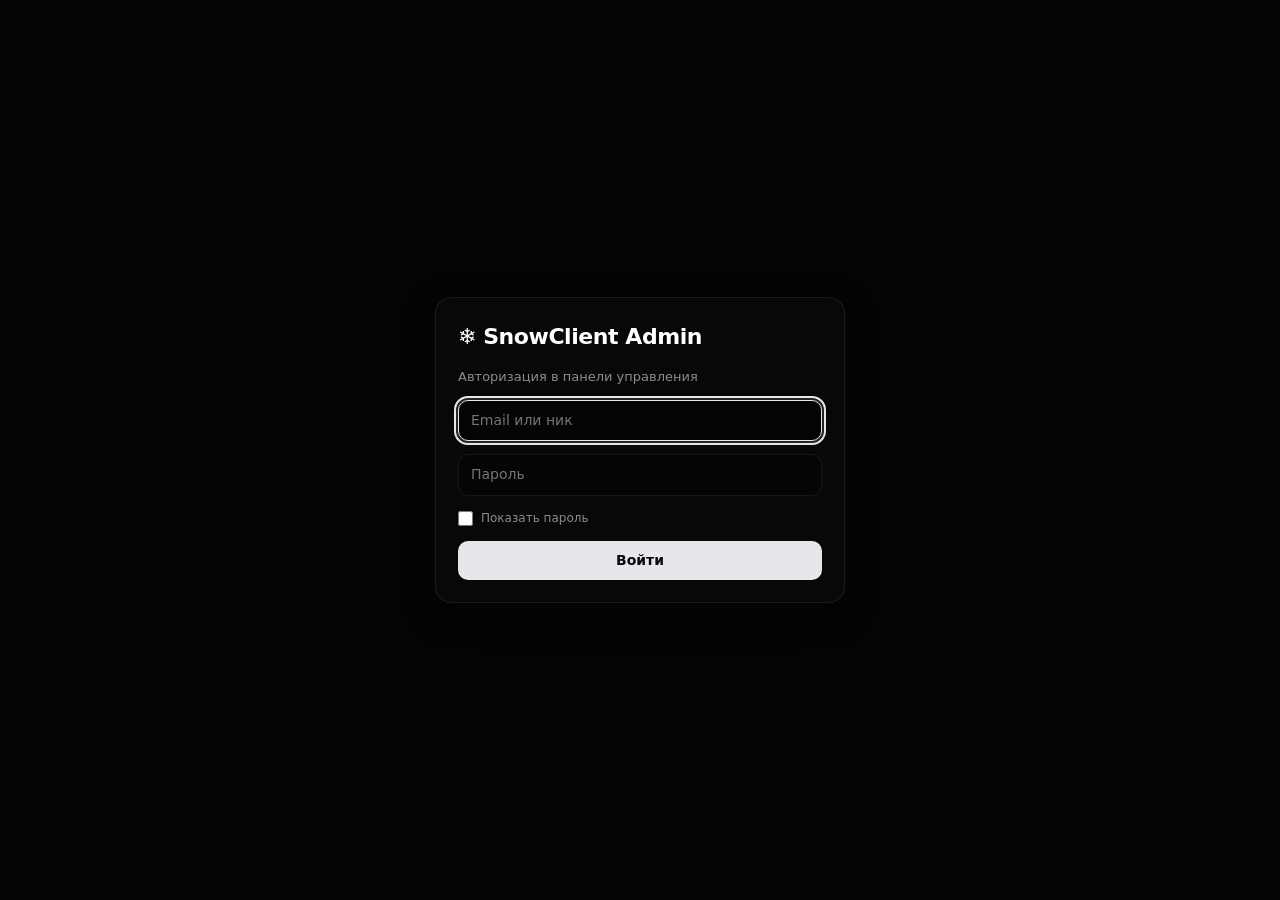
<file: admin.html>
<!DOCTYPE html>
<html lang="ru">
<head>
<meta charset="utf-8">
<meta name="viewport" content="width=device-width, initial-scale=1">
<meta name="robots" content="noindex,nofollow,noarchive">
<meta name="referrer" content="no-referrer">
<meta http-equiv="Content-Security-Policy" content="default-src 'self'; script-src 'self'; style-src 'self' 'unsafe-inline'; img-src 'self' data:; connect-src 'self'; object-src 'none'; base-uri 'none'; form-action 'self'">
<title>SnowClient — Панель управления</title>
<style>
:root{
  --primary:#E6E7EA;
  --primary-2:#B4B7BF;
  --glow:rgba(255,255,255,.12);
  --pl:#FFFFFF;
  --bg:#040405;
  --bg2:#0A0A0B;
  --card:rgba(10,10,11,.82);
  --hover:rgba(255,255,255,.06);
  --text:#F1F5F9;
  --mut:#8B8B93;
  --bd:rgba(255,255,255,.08);
  --bd2:rgba(255,255,255,.22);
  --ok:#34D399;
  --warn:#FBBF24;
  --bad:#F87171;
  --font:'Inter','Segoe UI',system-ui,-apple-system,sans-serif
}
*{box-sizing:border-box;margin:0;padding:0}
body{
  background:var(--bg);
  color:var(--text);
  font:14px/1.55 var(--font);
  min-height:100vh;
}
::-webkit-scrollbar{width:7px;height:7px}
::-webkit-scrollbar-track{background:transparent}
::-webkit-scrollbar-thumb{background:rgba(148,163,184,.2);border-radius:99px}
::-webkit-scrollbar-thumb:hover{background:rgba(255,255,255,.4)}

a{color:var(--pl);text-decoration:none}a:hover{text-decoration:underline}
button,input,select{font:inherit;color:inherit;transition:all .16s ease}
input,select{
  background:rgba(5,5,6,.75);
  border:1px solid var(--bd);
  border-radius:10px;
  padding:9px 12px;
  width:100%;
  outline:0;
}
input:focus,select:focus{border-color:var(--primary);box-shadow:0 0 0 3px var(--glow)}
input[type=checkbox]{width:15px;height:15px;accent-color:var(--primary);cursor:pointer}
input[readonly]{opacity:.65;cursor:default}

button{
  background:var(--primary);
  color:#0A0A0B;
  border:0;
  border-radius:10px;
  padding:9px 15px;
  cursor:pointer;
  font-weight:600;
  box-shadow:none;
}
button:hover{filter:brightness(1.08);transform:translateY(-1px)}
button:active{transform:translateY(0)}
button:disabled{opacity:.42;cursor:not-allowed;filter:none;transform:none;box-shadow:none}
button.g{
  background:rgba(20,20,22,.65);
  color:var(--text);
  border:1px solid var(--bd);
  box-shadow:none;
}
button.g:hover{border-color:var(--bd2);background:var(--hover)}
button.d{
  background:rgba(239,68,68,.15);
  color:#FCA5A5;
  border:1px solid rgba(239,68,68,.35);
  box-shadow:none;
}
button.d:hover{background:rgba(239,68,68,.28)}
button.ok{
  background:rgba(16,185,129,.15);
  color:#6EE7B7;
  border:1px solid rgba(16,185,129,.35);
  box-shadow:none;
}
button.s{padding:5px 10px;font-size:12px;border-radius:8px}
:focus-visible{outline:2px solid var(--primary);outline-offset:2px}

.box{
  background:var(--card);
  backdrop-filter:blur(14px);
  border:1px solid var(--bd);
  border-radius:16px;
  padding:22px;
  box-shadow:0 12px 32px rgba(0,0,0,.35);
}
.center{min-height:100vh;display:grid;place-items:center;padding:16px}
.center .box{width:100%;max-width:410px;display:grid;gap:13px}
h1{font-size:21px;font-weight:700;letter-spacing:-.02em}
h2{font-size:18px;font-weight:700;letter-spacing:-.01em;margin-bottom:14px}
.mut{color:var(--mut);font-size:13px}
.head{display:flex;justify-content:space-between;align-items:center;gap:10px;margin-bottom:16px;flex-wrap:wrap}
.head h2{margin:0}

.layout{display:grid;grid-template-columns:236px 1fr;min-height:100vh}
nav{
  border-right:1px solid var(--bd);
  padding:20px 14px;
  display:flex;
  flex-direction:column;
  gap:5px;
  background:rgba(8,8,9,.85);
  backdrop-filter:blur(16px);
}
.brand{
  display:flex;align-items:center;gap:10px;
  padding:6px 10px 4px;font-size:17px;font-weight:800;letter-spacing:-.02em;
  color:#fff;
}
nav .me{
  padding:2px 10px 14px;margin-bottom:6px;
  font-size:12px;color:var(--mut);word-break:break-all;
  border-bottom:1px solid var(--bd);
}
nav button{
  background:transparent;color:var(--mut);text-align:left;
  box-shadow:none;font-weight:500;padding:10px 12px;border-radius:10px;
  display:flex;align-items:center;gap:9px;
}
nav button:hover{background:var(--hover);color:var(--text);transform:none}
nav button.on{
  background:rgba(255,255,255,.08);
  color:var(--pl);font-weight:600;
  border:1px solid rgba(255,255,255,.25);
}
nav .spacer{flex:1}
nav #ses{padding:10px;font-size:11px;color:var(--mut);background:rgba(0,0,0,.25);border-radius:10px;margin-bottom:4px}

main{padding:28px 32px;overflow:auto;min-width:0;max-width:1440px}
.cards{display:grid;grid-template-columns:repeat(auto-fit,minmax(175px,1fr));gap:14px;margin-bottom:22px}
.stat{
  background:var(--card);backdrop-filter:blur(12px);
  border:1px solid var(--bd);border-radius:14px;padding:18px;
  position:relative;overflow:hidden;
}
.stat b{display:block;font-size:25px;font-weight:700;margin:4px 0 2px;letter-spacing:-.02em}

.tw{
  overflow-x:auto;background:var(--card);backdrop-filter:blur(12px);
  border:1px solid var(--bd);border-radius:14px;
}
table{width:100%;border-collapse:collapse}
th,td{padding:11px 14px;text-align:left;border-bottom:1px solid var(--bd);white-space:nowrap}
th{color:var(--mut);font-weight:600;font-size:11.5px;text-transform:uppercase;letter-spacing:.04em;background:rgba(5,5,6,.45)}
td.wrap{white-space:normal;min-width:240px;word-break:break-word}
th.sort{cursor:pointer;user-select:none}th.sort:hover{color:var(--pl)}
tbody tr:hover td,tr:hover>td{background:var(--hover)}
tr:last-child td{border:0}

.pager{display:flex;gap:10px;align-items:center;justify-content:center;margin-top:14px}
.bar{display:flex;gap:10px;margin-bottom:14px;flex-wrap:wrap;align-items:center}
.bar input{max-width:290px}.bar select{max-width:220px;width:auto}
.sum{margin:-4px 0 12px}

.tag{
  display:inline-flex;align-items:center;gap:4px;
  padding:2px 9px;border-radius:99px;font-size:11px;font-weight:600;
  border:1px solid var(--bd);background:rgba(20,20,22,.6);
}
.tag.admin{color:var(--pl);border-color:rgba(255,255,255,.4);background:rgba(255,255,255,.12)}
.tag.ban{color:var(--bad);border-color:rgba(248,113,113,.4);background:rgba(248,113,113,.1)}
.tag.ok{color:var(--ok);border-color:rgba(52,211,153,.4);background:rgba(52,211,153,.1)}
.tag.warn{color:var(--warn);border-color:rgba(251,191,36,.4);background:rgba(251,191,36,.1)}

dialog{
  background:#0A0A0B;color:var(--text);
  border:1px solid var(--bd2);border-radius:18px;
  padding:24px;width:min(620px,95vw);max-height:92vh;overflow:auto;margin:auto;
  box-shadow:0 24px 64px rgba(0,0,0,.75);
}
dialog::backdrop{background:rgba(0,0,0,.8);backdrop-filter:blur(6px)}
dialog form,.stack{display:grid;gap:12px}
.row{display:flex;gap:10px;flex-wrap:wrap}.row>*{flex:1;min-width:130px}
label{font-size:12px;color:var(--mut);display:grid;gap:5px}
label.chk{display:flex;gap:8px;align-items:center;cursor:pointer}
hr{border:0;border-top:1px solid var(--bd);margin:4px 0}

.sub-card{
  background:rgba(5,5,6,.65);border:1px solid var(--bd);border-radius:12px;
  padding:12px 14px;display:grid;gap:8px;
}
.sub-top{display:flex;justify-content:space-between;align-items:center;gap:8px;flex-wrap:wrap}
.sub-actions{display:flex;gap:6px;flex-wrap:wrap;align-items:center}
.sub-actions input{padding:5px 8px;font-size:12px;border-radius:8px;width:auto}

code,.mono{
  font-family:ui-monospace,Consolas,monospace;
  background:rgba(5,5,6,.85);border:1px solid var(--bd);border-radius:8px;
  padding:3px 7px;word-break:break-all;font-size:12.5px;
}
div.mono{padding:12px;line-height:1.9;max-height:220px;overflow:auto}

#toast{position:fixed;right:18px;bottom:18px;display:grid;gap:8px;z-index:99;max-width:min(420px,92vw)}
#toast div{
  background:#101012;border:1px solid var(--bd2);padding:11px 15px;border-radius:12px;
  box-shadow:0 10px 25px rgba(0,0,0,.5);font-weight:500;
}
#toast .e{border-color:var(--bad);color:#FECACA}

@media(max-width:780px){
  .layout{grid-template-columns:1fr}
  nav{flex-direction:row;overflow-x:auto;border-right:0;border-bottom:1px solid var(--bd);padding:10px}
  nav .brand,nav .me,nav #ses,nav .spacer{display:none}
  main{padding:16px}
}
</style>
</head>
<body>
<noscript>Для работы админки нужен JavaScript.</noscript>
<div id="app"></div><div id="toast" role="status" aria-live="polite"></div><dialog id="dlg"></dialog>
<script src="/admin.js"></script>
</body>
</html>
</file>
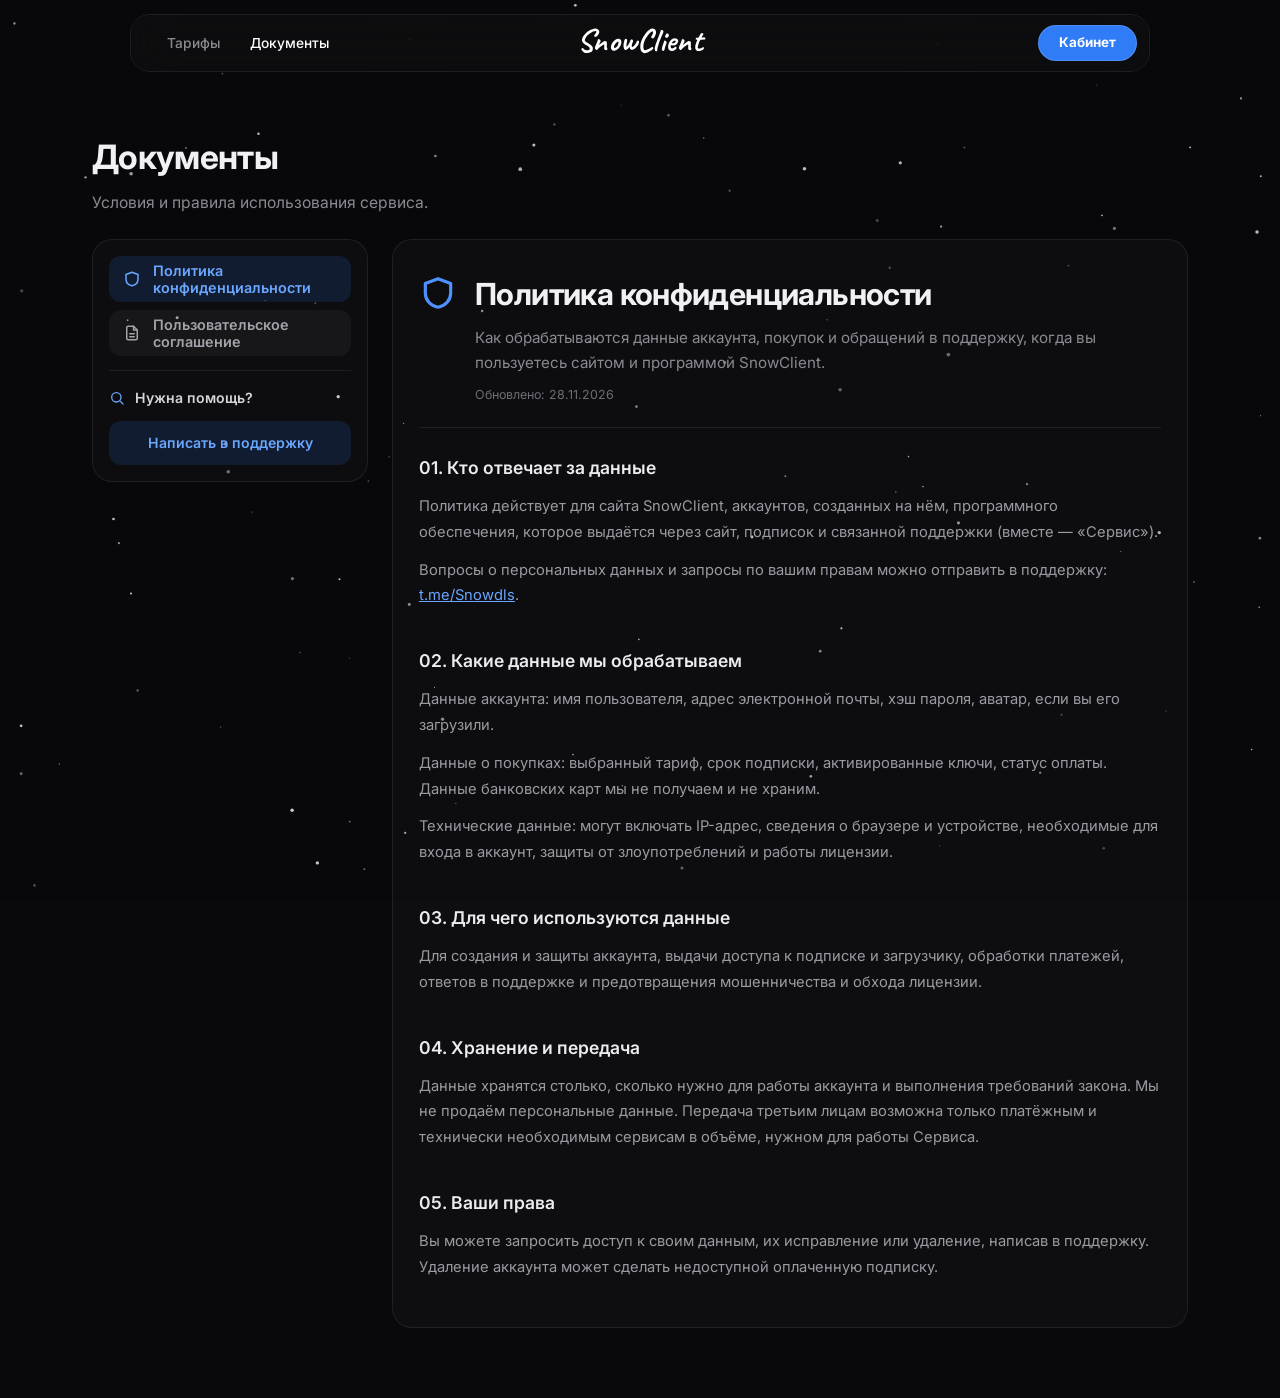
<file: documents.html>
<!DOCTYPE html>
<html lang="ru">
<head>
  <meta charset="UTF-8" />
  <meta name="viewport" content="width=device-width, initial-scale=1.0" />
  <title>Документы — SnowClient</title>
  <link rel="preconnect" href="https://fonts.googleapis.com" />
  <link rel="preconnect" href="https://fonts.gstatic.com" crossorigin />
  <link href="https://fonts.googleapis.com/css2?family=Inter:wght@400;500;600;700;800&family=Caveat:wght@600;700&display=swap" rel="stylesheet" />
  <link rel="stylesheet" href="style.css" />
  <style>
    .bg-base{background:#08080a!important}.bg-base::after{display:none}
    .cab-snow{position:fixed;inset:0;width:100%;height:100%;z-index:1;pointer-events:none}
    .doc-page{position:relative;z-index:2;padding:130px 0 70px;min-height:100vh}
    .doc-wrap{max-width:1160px;margin:0 auto;padding:0 32px}
    .doc-title{font-size:2.1rem;font-weight:700;letter-spacing:-.02em;color:#f1f1f3;margin:0}
    .doc-sub{color:#8a8a93;margin:6px 0 24px;font-size:.98rem}
    .doc-layout{display:grid;grid-template-columns:276px 1fr;gap:24px;align-items:start}
    .doc-side,.doc-main{background:rgba(255,255,255,.025);border:1px solid rgba(255,255,255,.07);border-radius:20px}
    .doc-side{padding:16px;position:sticky;top:100px}
    .doc-tab{display:flex;align-items:center;gap:12px;width:100%;height:46px;padding:0 14px;margin-bottom:8px;border:0;border-radius:12px;
      background:rgba(255,255,255,.04);color:#a2a2ab;font:600 .9rem Inter,sans-serif;cursor:pointer;text-align:left;transition:background .2s,color .2s}
    .doc-tab svg{width:18px;height:18px;flex:none}
    .doc-tab:hover{color:#e6e7ea}
    .doc-tab.active{background:rgba(47,124,246,.14);color:#6aa7ff}
    .doc-help{margin-top:14px;padding-top:16px;border-top:1px solid rgba(255,255,255,.07)}
    .doc-help b{display:flex;align-items:center;gap:10px;font-size:.88rem;color:#d4d4da;margin-bottom:12px;font-weight:600}
    .doc-help b svg{width:16px;height:16px;color:#6aa7ff}
    .doc-help a{display:flex;align-items:center;justify-content:center;height:44px;border-radius:12px;background:rgba(47,124,246,.14);
      color:#6aa7ff;font-weight:600;font-size:.88rem;text-decoration:none;transition:background .2s}
    .doc-help a:hover{background:rgba(47,124,246,.24)}
    .doc-main{padding:30px 26px 34px}
    .doc-head{display:flex;gap:18px;align-items:flex-start;padding-bottom:22px;border-bottom:1px solid rgba(255,255,255,.07)}
    .doc-head svg{width:38px;height:38px;color:#4d92ff;flex:none;margin-top:4px}
    .doc-head h2{margin:0;font-size:1.9rem;font-weight:700;letter-spacing:-.02em;color:#f1f1f3}
    .doc-head p{margin:8px 0 0;color:#8a8a93;line-height:1.6;font-size:.95rem;max-width:760px}
    .doc-head small{display:block;margin-top:10px;color:#6d6d75;font-size:.78rem}
    .doc-sec{padding-top:26px}
    .doc-sec h3{margin:0 0 12px;font-size:1.1rem;font-weight:600;color:#ececf0}
    .doc-sec p{margin:0 0 12px;color:#9a9aa3;font-size:.92rem;line-height:1.75}
    .doc-pane{display:none}.doc-pane.active{display:block}
    @media(max-width:860px){.doc-layout{grid-template-columns:1fr}.doc-side{position:static}.doc-page{padding-top:110px}}
  </style>
</head>
<body class="ready">

<div class="bg-base"></div>
<canvas class="cab-snow" id="cabSnow" aria-hidden="true"></canvas>

<nav class="navbar scrolled" id="navbar">
  <div class="nav-pill nav-pill-zenith">
    <ul class="nav-center">
      <li><a href="/#pricing">Тарифы</a></li>
      <li><a href="/documents" style="color:#fff">Документы</a></li>
    </ul>
    <a class="nav-brand" href="/">SnowClient</a>
    <div class="nav-right">
      <a class="nav-buy nav-buy-pill" href="/cabinet" style="text-decoration:none">Кабинет</a>
    </div>
  </div>
</nav>

<main class="doc-page">
  <div class="doc-wrap">
    <h1 class="doc-title">Документы</h1>
    <p class="doc-sub">Условия и правила использования сервиса.</p>

    <div class="doc-layout">
      <aside class="doc-side" aria-label="Документы">
        <button class="doc-tab active" type="button" data-doc="privacy">
          <svg viewBox="0 0 24 24" fill="none" stroke="currentColor" stroke-width="2" stroke-linecap="round" stroke-linejoin="round"><path d="M12 3l8 3v6c0 4.5-3.2 8.2-8 9-4.8-.8-8-4.5-8-9V6z"/></svg>
          Политика конфиденциальности
        </button>
        <button class="doc-tab" type="button" data-doc="terms">
          <svg viewBox="0 0 24 24" fill="none" stroke="currentColor" stroke-width="2" stroke-linecap="round" stroke-linejoin="round"><path d="M14 3H7a2 2 0 0 0-2 2v14a2 2 0 0 0 2 2h10a2 2 0 0 0 2-2V8z"/><path d="M14 3v5h5M9 13h6M9 17h6"/></svg>
          Пользовательское соглашение
        </button>
        <div class="doc-help">
          <b><svg viewBox="0 0 24 24" fill="none" stroke="currentColor" stroke-width="2" stroke-linecap="round"><circle cx="11" cy="11" r="7"/><path d="M21 21l-4.3-4.3"/></svg>Нужна помощь?</b>
          <a href="https://t.me/Snowdls" target="_blank" rel="noopener">Написать в поддержку</a>
        </div>
      </aside>

      <section class="doc-main">
        <!-- ПОЛИТИКА КОНФИДЕНЦИАЛЬНОСТИ -->
        <article class="doc-pane active" id="doc-privacy">
          <div class="doc-head">
            <svg viewBox="0 0 24 24" fill="none" stroke="currentColor" stroke-width="2" stroke-linecap="round" stroke-linejoin="round"><path d="M12 3l8 3v6c0 4.5-3.2 8.2-8 9-4.8-.8-8-4.5-8-9V6z"/></svg>
            <div>
              <h2>Политика конфиденциальности</h2>
              <p>Как обрабатываются данные аккаунта, покупок и обращений в поддержку, когда вы пользуетесь сайтом и программой SnowClient.</p>
              <small>Обновлено: 28.11.2026</small>
            </div>
          </div>
          <div class="doc-sec"><h3>01. Кто отвечает за данные</h3>
            <p>Политика действует для сайта SnowClient, аккаунтов, созданных на нём, программного обеспечения, которое выдаётся через сайт, подписок и связанной поддержки (вместе — «Сервис»).</p>
            <p>Вопросы о персональных данных и запросы по вашим правам можно отправить в поддержку: <a href="https://t.me/Snowdls" target="_blank" rel="noopener" style="color:#6aa7ff">t.me/Snowdls</a>.</p></div>
          <div class="doc-sec"><h3>02. Какие данные мы обрабатываем</h3>
            <p>Данные аккаунта: имя пользователя, адрес электронной почты, хэш пароля, аватар, если вы его загрузили.</p>
            <p>Данные о покупках: выбранный тариф, срок подписки, активированные ключи, статус оплаты. Данные банковских карт мы не получаем и не храним.</p>
            <p>Технические данные: могут включать IP-адрес, сведения о браузере и устройстве, необходимые для входа в аккаунт, защиты от злоупотреблений и работы лицензии.</p></div>
          <div class="doc-sec"><h3>03. Для чего используются данные</h3>
            <p>Для создания и защиты аккаунта, выдачи доступа к подписке и загрузчику, обработки платежей, ответов в поддержке и предотвращения мошенничества и обхода лицензии.</p></div>
          <div class="doc-sec"><h3>04. Хранение и передача</h3>
            <p>Данные хранятся столько, сколько нужно для работы аккаунта и выполнения требований закона. Мы не продаём персональные данные. Передача третьим лицам возможна только платёжным и технически необходимым сервисам в объёме, нужном для работы Сервиса.</p></div>
          <div class="doc-sec"><h3>05. Ваши права</h3>
            <p>Вы можете запросить доступ к своим данным, их исправление или удаление, написав в поддержку. Удаление аккаунта может сделать недоступной оплаченную подписку.</p></div>
        </article>

        <!-- ПОЛЬЗОВАТЕЛЬСКОЕ СОГЛАШЕНИЕ -->
        <article class="doc-pane" id="doc-terms">
          <div class="doc-head">
            <svg viewBox="0 0 24 24" fill="none" stroke="currentColor" stroke-width="2" stroke-linecap="round" stroke-linejoin="round"><path d="M14 3H7a2 2 0 0 0-2 2v14a2 2 0 0 0 2 2h10a2 2 0 0 0 2-2V8z"/><path d="M14 3v5h5M9 13h6M9 17h6"/></svg>
            <div>
              <h2>Пользовательское соглашение</h2>
              <p>Правила использования сайта, аккаунта и программы SnowClient. Регистрируясь, вы подтверждаете, что прочитали и принимаете эти условия.</p>
              <small>Обновлено: 28.11.2026</small>
            </div>
          </div>
          <div class="doc-sec"><h3>01. Предмет соглашения</h3>
            <p>SnowClient — программное обеспечение для Minecraft, предоставляемое по подписке или бессрочно. Покупка даёт личное, непередаваемое право использовать программу в соответствии с этим соглашением.</p></div>
          <div class="doc-sec"><h3>02. Аккаунт</h3>
            <p>Вы отвечаете за сохранность данных для входа и за действия, совершённые с вашего аккаунта. Передавать аккаунт или ключи третьим лицам нельзя.</p></div>
          <div class="doc-sec"><h3>03. Оплата и доступ</h3>
            <p>Доступ предоставляется на срок выбранного тарифа. Тариф «Навсегда» действует, пока существует программа и поддерживается Сервис. Вопросы по оплате и возвратам уточняйте в поддержке до покупки.</p></div>
          <div class="doc-sec"><h3>04. Использование на свой риск</h3>
            <p>Игровые серверы устанавливают собственные правила, и их администрация может ограничить доступ на сервер. Вы используете программу на свой риск и сами отвечаете за последствия на сторонних серверах.</p></div>
          <div class="doc-sec"><h3>05. Запрещено</h3>
            <p>Перепродавать доступ и ключи, распространять программу, взламывать, декомпилировать и обходить защиту лицензии, мешать работе сайта и других пользователей. При нарушении доступ может быть закрыт без возврата оплаты.</p></div>
          <div class="doc-sec"><h3>06. Изменения</h3>
            <p>Мы можем обновлять это соглашение. Актуальная версия всегда опубликована на этой странице, продолжая пользоваться Сервисом, вы принимаете изменения.</p></div>
        </article>
      </section>
    </div>
  </div>
</main>

<script>
(function(){
  var tabs=document.querySelectorAll('.doc-tab'),panes=document.querySelectorAll('.doc-pane');
  function show(id){
    if(id!=='privacy'&&id!=='terms')id='privacy';
    tabs.forEach(function(t){t.classList.toggle('active',t.dataset.doc===id)});
    panes.forEach(function(p){p.classList.toggle('active',p.id==='doc-'+id)});
  }
  tabs.forEach(function(t){t.addEventListener('click',function(){show(t.dataset.doc);history.replaceState(null,'','#'+t.dataset.doc)})});
  show(location.hash.slice(1));
})();
</script>
<script>
/* Мелкий снег — тот же, что на главной */
(function () {
  var canvas = document.getElementById('cabSnow'); if (!canvas) return;
  if (matchMedia('(prefers-reduced-motion: reduce)').matches) { canvas.style.display = 'none'; return; }
  var ctx = canvas.getContext('2d'), W = 0, H = 0, dpr = 1, flakes = [];
  function make(initial) {
    var r = 0.5 + Math.random() * 1.4;
    return { x: Math.random() * W, y: initial ? Math.random() * H : -4, r: r, vy: 14 + r * 14 + Math.random() * 10,
      sw: 6 + Math.random() * 14, sp: 0.4 + Math.random() * 0.9, ph: Math.random() * 6.28, a: 0.25 + Math.random() * 0.55 };
  }
  function resize() {
    dpr = Math.min(window.devicePixelRatio || 1, 2); W = innerWidth; H = innerHeight;
    canvas.width = Math.floor(W * dpr); canvas.height = Math.floor(H * dpr); ctx.setTransform(dpr, 0, 0, dpr, 0, 0);
    var n = Math.round(Math.min(160, Math.max(60, W * H / 11000))); flakes = [];
    for (var i = 0; i < n; i++) flakes.push(make(true));
  }
  addEventListener('resize', resize); resize();
  var last = performance.now();
  function frame(now) {
    var dt = Math.min(0.05, (now - last) / 1000); last = now;
    ctx.clearRect(0, 0, W, H); ctx.fillStyle = '#fff';
    for (var i = 0; i < flakes.length; i++) {
      var f = flakes[i]; f.y += f.vy * dt; f.ph += f.sp * dt;
      var x = f.x + Math.sin(f.ph) * f.sw;
      if (f.y > H + 4) { flakes[i] = make(false); continue; }
      ctx.globalAlpha = f.a; ctx.beginPath(); ctx.arc(x, f.y, f.r, 0, 6.2832); ctx.fill();
    }
    ctx.globalAlpha = 1; requestAnimationFrame(frame);
  }
  document.addEventListener('visibilitychange', function () { last = performance.now(); });
  requestAnimationFrame(frame);
})();
</script>
</body>
</html>
</file>
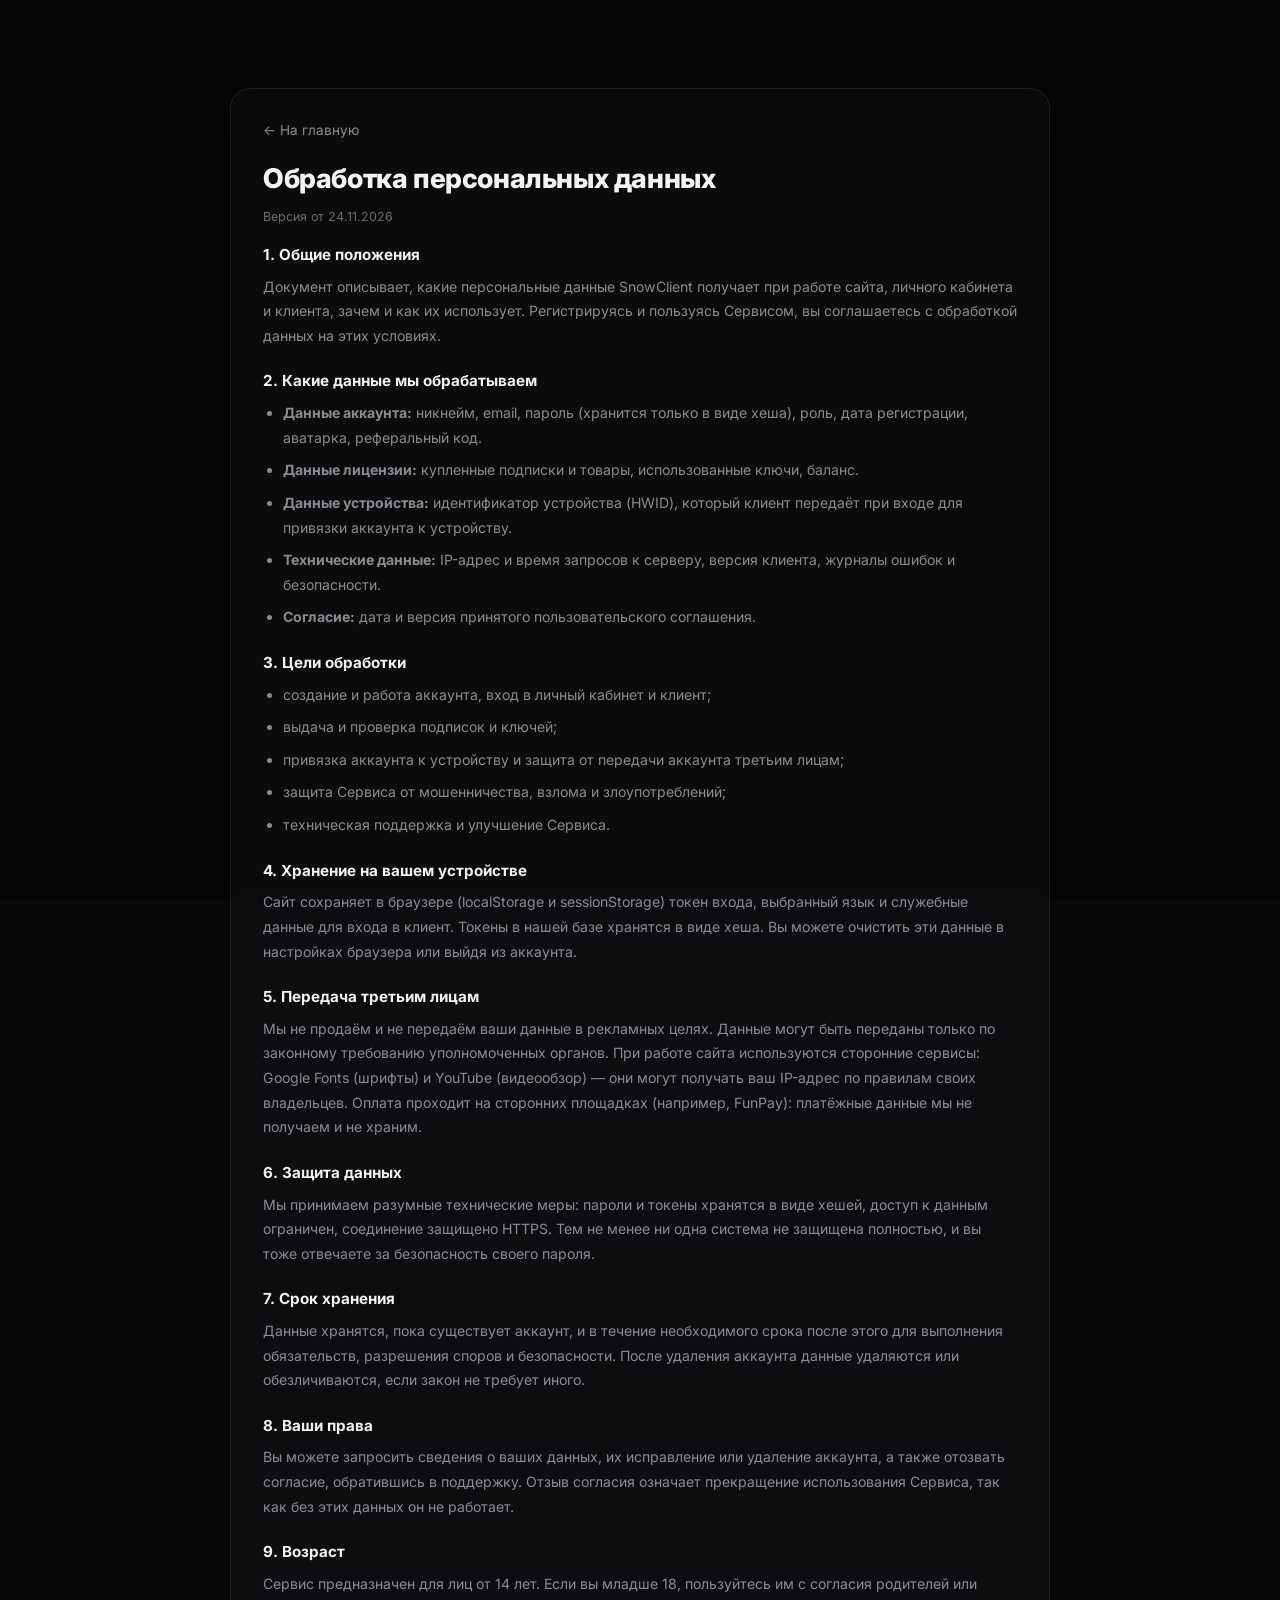
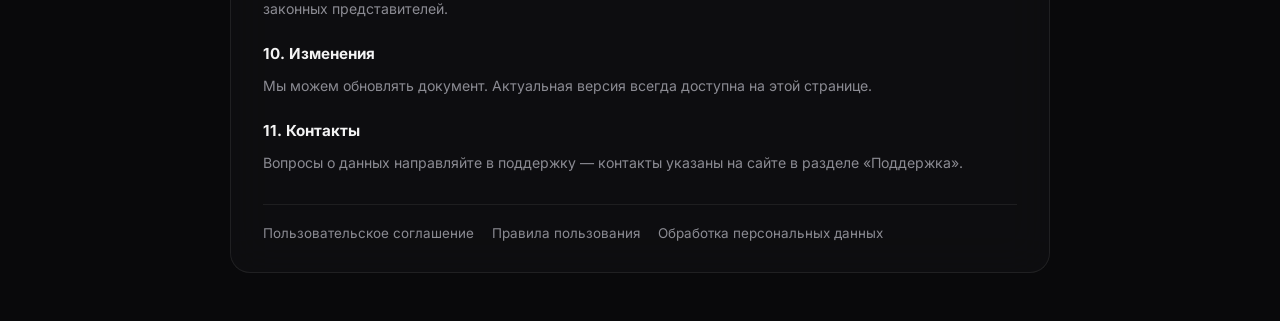
<file: privacy.html>
<!DOCTYPE html>
<html lang="ru">
<head>
  <meta charset="UTF-8" />
  <meta name="viewport" content="width=device-width, initial-scale=1.0" />
  <title>Обработка персональных данных — SnowClient</title>
  <link rel="preconnect" href="https://fonts.googleapis.com" />
  <link rel="preconnect" href="https://fonts.gstatic.com" crossorigin />
  <link href="https://fonts.googleapis.com/css2?family=Inter:wght@400;500;600;700;800;900&display=swap" rel="stylesheet" />
  <link rel="stylesheet" href="/style.css" />
</head>
<body class="ready">
<div class="bg-base"></div>
<div class="bg-grid"></div>

<main class="legal-page">
  <div class="legal-card glass">
    <a class="legal-back" href="/">← На главную</a>
    <h1>Обработка персональных данных</h1>
    <div class="legal-text">
      <p class="legal-meta">Версия от 24.11.2026</p>

      <h4>1. Общие положения</h4>
      <p>Документ описывает, какие персональные данные SnowClient получает при работе сайта, личного кабинета и клиента, зачем и как их использует. Регистрируясь и пользуясь Сервисом, вы соглашаетесь с обработкой данных на этих условиях.</p>

      <h4>2. Какие данные мы обрабатываем</h4>
      <ul>
        <li><b>Данные аккаунта:</b> никнейм, email, пароль (хранится только в виде хеша), роль, дата регистрации, аватарка, реферальный код.</li>
        <li><b>Данные лицензии:</b> купленные подписки и товары, использованные ключи, баланс.</li>
        <li><b>Данные устройства:</b> идентификатор устройства (HWID), который клиент передаёт при входе для привязки аккаунта к устройству.</li>
        <li><b>Технические данные:</b> IP-адрес и время запросов к серверу, версия клиента, журналы ошибок и безопасности.</li>
        <li><b>Согласие:</b> дата и версия принятого пользовательского соглашения.</li>
      </ul>

      <h4>3. Цели обработки</h4>
      <ul>
        <li>создание и работа аккаунта, вход в личный кабинет и клиент;</li>
        <li>выдача и проверка подписок и ключей;</li>
        <li>привязка аккаунта к устройству и защита от передачи аккаунта третьим лицам;</li>
        <li>защита Сервиса от мошенничества, взлома и злоупотреблений;</li>
        <li>техническая поддержка и улучшение Сервиса.</li>
      </ul>

      <h4>4. Хранение на вашем устройстве</h4>
      <p>Сайт сохраняет в браузере (localStorage и sessionStorage) токен входа, выбранный язык и служебные данные для входа в клиент. Токены в нашей базе хранятся в виде хеша. Вы можете очистить эти данные в настройках браузера или выйдя из аккаунта.</p>

      <h4>5. Передача третьим лицам</h4>
      <p>Мы не продаём и не передаём ваши данные в рекламных целях. Данные могут быть переданы только по законному требованию уполномоченных органов. При работе сайта используются сторонние сервисы: Google Fonts (шрифты) и YouTube (видеообзор) — они могут получать ваш IP-адрес по правилам своих владельцев. Оплата проходит на сторонних площадках (например, FunPay): платёжные данные мы не получаем и не храним.</p>

      <h4>6. Защита данных</h4>
      <p>Мы принимаем разумные технические меры: пароли и токены хранятся в виде хешей, доступ к данным ограничен, соединение защищено HTTPS. Тем не менее ни одна система не защищена полностью, и вы тоже отвечаете за безопасность своего пароля.</p>

      <h4>7. Срок хранения</h4>
      <p>Данные хранятся, пока существует аккаунт, и в течение необходимого срока после этого для выполнения обязательств, разрешения споров и безопасности. После удаления аккаунта данные удаляются или обезличиваются, если закон не требует иного.</p>

      <h4>8. Ваши права</h4>
      <p>Вы можете запросить сведения о ваших данных, их исправление или удаление аккаунта, а также отозвать согласие, обратившись в поддержку. Отзыв согласия означает прекращение использования Сервиса, так как без этих данных он не работает.</p>

      <h4>9. Возраст</h4>
      <p>Сервис предназначен для лиц от 14 лет. Если вы младше 18, пользуйтесь им с согласия родителей или законных представителей.</p>

      <h4>10. Изменения</h4>
      <p>Мы можем обновлять документ. Актуальная версия всегда доступна на этой странице.</p>

      <h4>11. Контакты</h4>
      <p>Вопросы о данных направляйте в поддержку — контакты указаны на сайте в разделе «Поддержка».</p>
    </div>
    <nav class="legal-links">
      <a href="/terms">Пользовательское соглашение</a>
      <a href="/rules">Правила пользования</a>
      <a href="/privacy">Обработка персональных данных</a>
    </nav>
  </div>
</main>
</body>
</html>
</file>
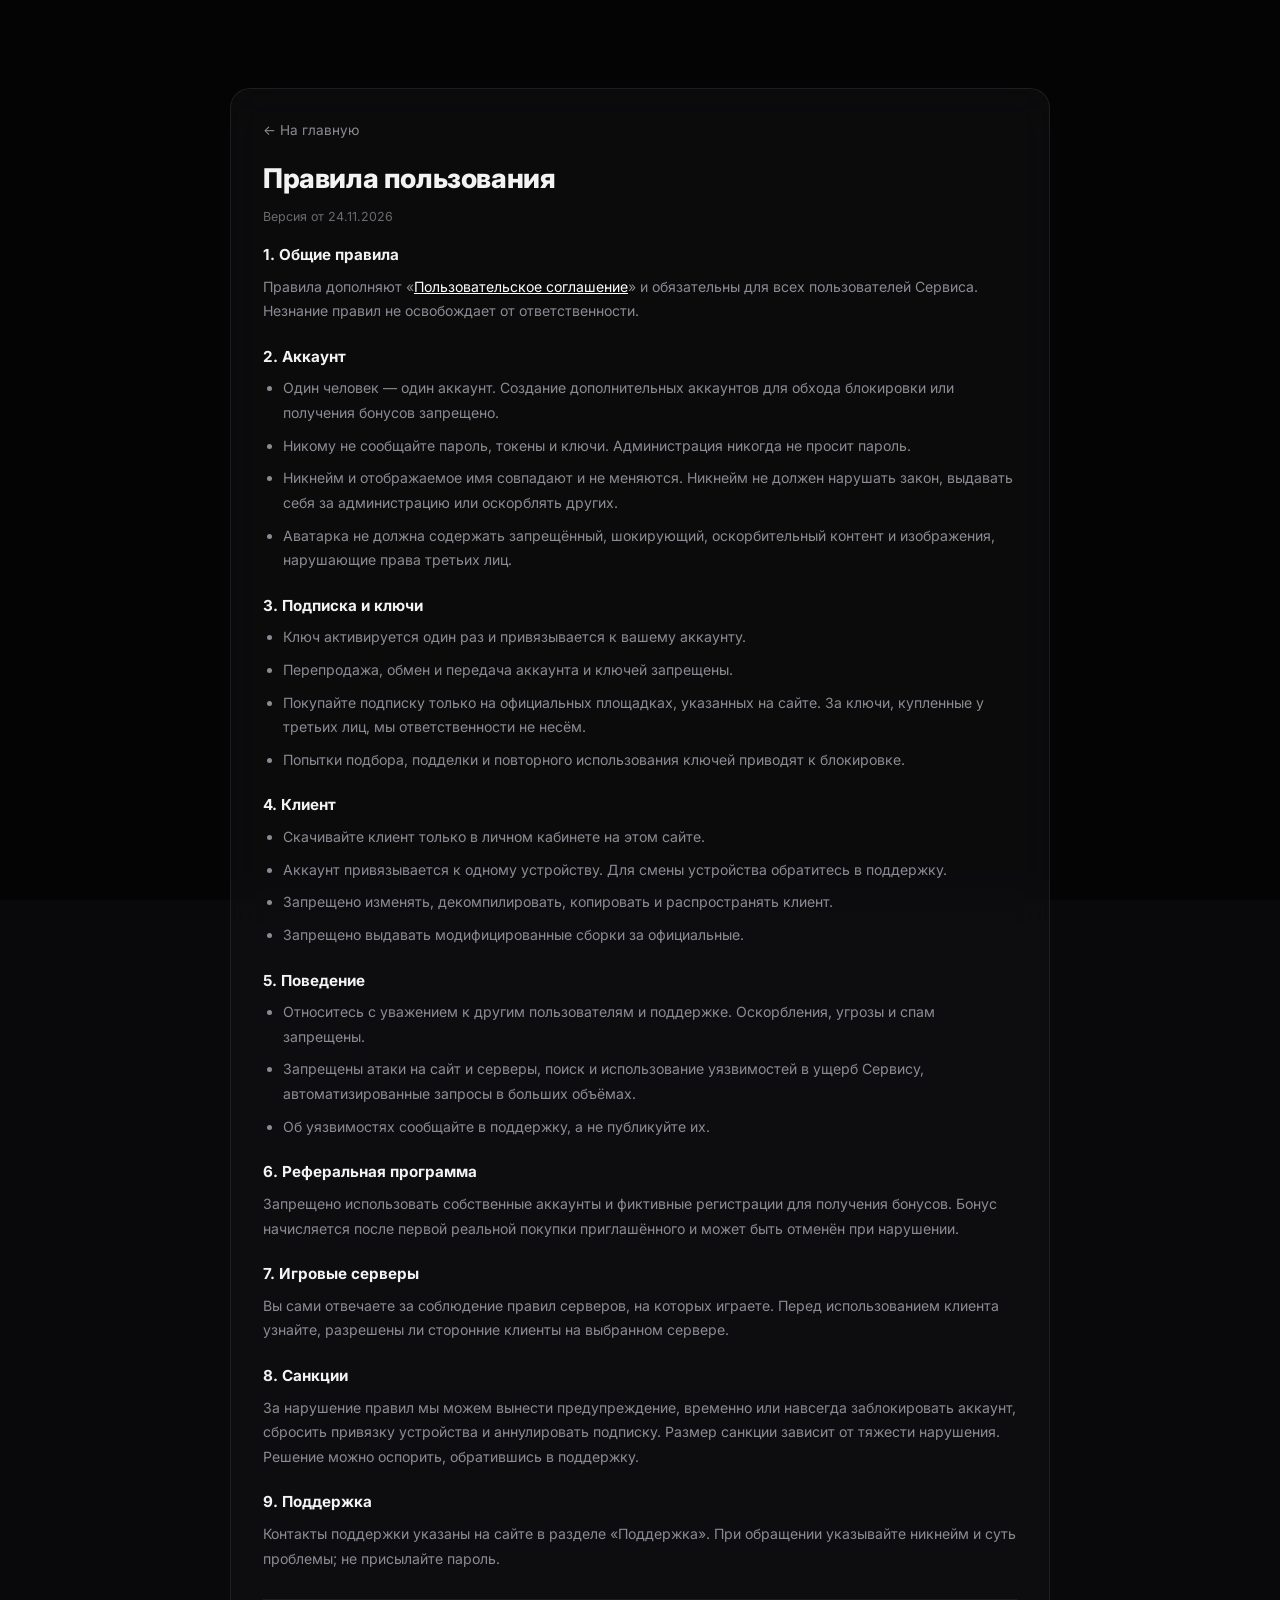
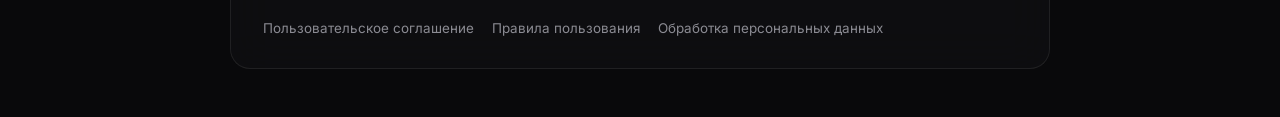
<file: rules.html>
<!DOCTYPE html>
<html lang="ru">
<head>
  <meta charset="UTF-8" />
  <meta name="viewport" content="width=device-width, initial-scale=1.0" />
  <title>Правила пользования — SnowClient</title>
  <link rel="preconnect" href="https://fonts.googleapis.com" />
  <link rel="preconnect" href="https://fonts.gstatic.com" crossorigin />
  <link href="https://fonts.googleapis.com/css2?family=Inter:wght@400;500;600;700;800;900&display=swap" rel="stylesheet" />
  <link rel="stylesheet" href="/style.css" />
</head>
<body class="ready">
<div class="bg-base"></div>
<div class="bg-grid"></div>

<main class="legal-page">
  <div class="legal-card glass">
    <a class="legal-back" href="/">← На главную</a>
    <h1>Правила пользования</h1>
    <div class="legal-text">
      <p class="legal-meta">Версия от 24.11.2026</p>

      <h4>1. Общие правила</h4>
      <p>Правила дополняют «<a href="/terms">Пользовательское соглашение</a>» и обязательны для всех пользователей Сервиса. Незнание правил не освобождает от ответственности.</p>

      <h4>2. Аккаунт</h4>
      <ul>
        <li>Один человек — один аккаунт. Создание дополнительных аккаунтов для обхода блокировки или получения бонусов запрещено.</li>
        <li>Никому не сообщайте пароль, токены и ключи. Администрация никогда не просит пароль.</li>
        <li>Никнейм и отображаемое имя совпадают и не меняются. Никнейм не должен нарушать закон, выдавать себя за администрацию или оскорблять других.</li>
        <li>Аватарка не должна содержать запрещённый, шокирующий, оскорбительный контент и изображения, нарушающие права третьих лиц.</li>
      </ul>

      <h4>3. Подписка и ключи</h4>
      <ul>
        <li>Ключ активируется один раз и привязывается к вашему аккаунту.</li>
        <li>Перепродажа, обмен и передача аккаунта и ключей запрещены.</li>
        <li>Покупайте подписку только на официальных площадках, указанных на сайте. За ключи, купленные у третьих лиц, мы ответственности не несём.</li>
        <li>Попытки подбора, подделки и повторного использования ключей приводят к блокировке.</li>
      </ul>

      <h4>4. Клиент</h4>
      <ul>
        <li>Скачивайте клиент только в личном кабинете на этом сайте.</li>
        <li>Аккаунт привязывается к одному устройству. Для смены устройства обратитесь в поддержку.</li>
        <li>Запрещено изменять, декомпилировать, копировать и распространять клиент.</li>
        <li>Запрещено выдавать модифицированные сборки за официальные.</li>
      </ul>

      <h4>5. Поведение</h4>
      <ul>
        <li>Относитесь с уважением к другим пользователям и поддержке. Оскорбления, угрозы и спам запрещены.</li>
        <li>Запрещены атаки на сайт и серверы, поиск и использование уязвимостей в ущерб Сервису, автоматизированные запросы в больших объёмах.</li>
        <li>Об уязвимостях сообщайте в поддержку, а не публикуйте их.</li>
      </ul>

      <h4>6. Реферальная программа</h4>
      <p>Запрещено использовать собственные аккаунты и фиктивные регистрации для получения бонусов. Бонус начисляется после первой реальной покупки приглашённого и может быть отменён при нарушении.</p>

      <h4>7. Игровые серверы</h4>
      <p>Вы сами отвечаете за соблюдение правил серверов, на которых играете. Перед использованием клиента узнайте, разрешены ли сторонние клиенты на выбранном сервере.</p>

      <h4>8. Санкции</h4>
      <p>За нарушение правил мы можем вынести предупреждение, временно или навсегда заблокировать аккаунт, сбросить привязку устройства и аннулировать подписку. Размер санкции зависит от тяжести нарушения. Решение можно оспорить, обратившись в поддержку.</p>

      <h4>9. Поддержка</h4>
      <p>Контакты поддержки указаны на сайте в разделе «Поддержка». При обращении указывайте никнейм и суть проблемы; не присылайте пароль.</p>
    </div>
    <nav class="legal-links">
      <a href="/terms">Пользовательское соглашение</a>
      <a href="/rules">Правила пользования</a>
      <a href="/privacy">Обработка персональных данных</a>
    </nav>
  </div>
</main>
</body>
</html>
</file>
<file: style.css>
/* ============================================================
   SNOWCLIENT — STYLESHEET  v8.0  (deep obsidian · full glass blur)
   Обсидиан · Холодный синий · Тотальный блюр поверх шейдера
   ============================================================ */

*, *::before, *::after { box-sizing: border-box; margin: 0; padding: 0; }

:root {
  --primary:         #E6E7EA;
  --primary-light:   #FFFFFF;
  --primary-dark:    #FFFFFF;
  --secondary:       #B4B7BF;
  --accent:          #D4D6DC;
  --bg:              #050505;
  --bg-card:         rgba(13, 13, 14, 0.58);
  --bg-card-hover:   rgba(22, 22, 24, 0.7);
  --text:            #F3F3F4;
  --text-muted:      #8B8B93;
  --border:          rgba(255, 255, 255, 0.07);
  --border-light:    rgba(255, 255, 255, 0.12);
  --success:         #22C55E;
  --danger:          #F87171;
  --on-primary:     #0A0A0B;
  --glow:            rgba(255, 255, 255, 0.1);
  --blur:            blur(18px) saturate(135%);
  --blur-heavy:      blur(24px) saturate(145%);
  --font:            'Inter', 'Segoe UI', system-ui, -apple-system, sans-serif;
  --mono:            ui-monospace, 'SFMono-Regular', Menlo, Consolas, monospace;
  --spring:          cubic-bezier(0.22, 1, 0.36, 1);
  --ease:            cubic-bezier(0.4, 0, 0.2, 1);
  --ease-out:        cubic-bezier(0.22, 1, 0.36, 1);
  --transition:      0.3s cubic-bezier(0.22, 1, 0.36, 1);
  --transition-fast: 0.16s cubic-bezier(0.4, 0, 0.2, 1);
}

html { scroll-behavior: smooth; font-size: 16px; }

body {
  background: var(--bg);
  color: var(--text);
  font-family: var(--font);
  line-height: 1.6;
  overflow-x: hidden;
  -webkit-font-smoothing: antialiased;
  -moz-osx-font-smoothing: grayscale;
}

::-webkit-scrollbar { width: 5px; height: 5px; }
::-webkit-scrollbar-track { background: #050505; }
::-webkit-scrollbar-thumb { background: rgba(255, 255, 255, 0.14); border-radius: 99px; }
::-webkit-scrollbar-thumb:hover { background: var(--primary-dark); }
::selection { background: var(--primary); color: var(--on-primary); }

@keyframes flakeSpin { to { transform: rotate(360deg); } }

/* ────────────────────────────────────────────
   BACKGROUNDS & SHADER SMOKE
──────────────────────────────────────────── */
.bg-base {
  position: fixed; inset: 0; z-index: 0; pointer-events: none;
  background:
    radial-gradient(ellipse 70% 55% at 50% 0%, #232326 0%, rgba(35, 35, 38, 0) 70%),
    radial-gradient(ellipse 120% 90% at 50% 25%, #121214 0%, #0a0a0b 45%, #040404 80%, #010101 100%);
}
.bg-base::after {
  content: ""; position: absolute; inset: 0;
  background: radial-gradient(ellipse 100% 85% at 50% 40%, transparent 45%, rgba(0, 0, 0, 0.72) 100%);
}
.smoke-canvas {
  position: fixed; inset: 0; z-index: 0;
  width: 100%; height: 100%;
  pointer-events: none;
  display: block;
  opacity: 0.5;
  mix-blend-mode: screen;
}
.bg-grid {
  position: fixed; inset: 0; z-index: 1; pointer-events: none;
  background-image:
    linear-gradient(rgba(255, 255, 255, 0.016) 1px, transparent 1px),
    linear-gradient(90deg, rgba(255, 255, 255, 0.016) 1px, transparent 1px);
  background-size: 64px 64px;
  mask-image: radial-gradient(ellipse 80% 70% at 50% 35%, black 0%, transparent 100%);
  -webkit-mask-image: radial-gradient(ellipse 80% 70% at 50% 35%, black 0%, transparent 100%);
}

.aurora { display: none; }

.scroll-progress {
  position: fixed; top: 0; left: 0;
  height: 2px; width: 100%;
  transform-origin: 0 50%;
  transform: scaleX(0);
  background: var(--primary);
  z-index: 3000;
  pointer-events: none;
}

.cursor-glow {
  width: 280px; height: 280px;
  border-radius: 50%;
  background: radial-gradient(circle, rgba(255, 255, 255, 0.025) 0%, transparent 70%);
  position: fixed;
  pointer-events: none;
  z-index: 1;
  transform: translate(-50%, -50%);
  will-change: left, top;
}

.container {
  max-width: 1160px;
  margin: 0 auto;
  padding: 0 32px;
  position: relative;
  z-index: 2;
}

/* ────────────────────────────────────────────
   NAVBAR
──────────────────────────────────────────── */
.navbar {
  position: fixed;
  top: 14px; left: 0; right: 0;
  z-index: 1000;
  padding: 0 24px;
  display: flex;
  justify-content: center;
  pointer-events: none;
}

.nav-pill {
  pointer-events: auto;
  width: 100%;
  max-width: 1120px;
  height: 58px;
  padding: 0 14px 0 20px;
  display: flex;
  align-items: center;
  justify-content: space-between;
  gap: 16px;
  border-radius: 16px;
  background: rgba(6, 8, 13, 0.44);
  backdrop-filter: var(--blur);
  -webkit-backdrop-filter: var(--blur);
  border: 1px solid var(--border);
  box-shadow: inset 0 1px 0 rgba(255, 255, 255, 0.04);
  transition: background var(--transition), border-color var(--transition), box-shadow var(--transition), max-width 0.5s var(--ease-out);
}
.navbar.scrolled .nav-pill {
  max-width: 1020px;
  background: rgba(6, 8, 13, 0.72);
  backdrop-filter: var(--blur-heavy);
  -webkit-backdrop-filter: var(--blur-heavy);
  border-color: var(--border-light);
  box-shadow: 0 16px 40px rgba(0, 0, 0, 0.65), inset 0 1px 0 rgba(255, 255, 255, 0.05);
}

.nav-logo {
  display: inline-flex; align-items: center; gap: 10px;
  cursor: pointer; user-select: none; flex-shrink: 0;
}
.logo-flake {
  width: 21px; height: 21px;
  color: var(--primary-light);
  display: inline-flex;
  animation: flakeSpin 18s linear infinite;
}
.logo-flake svg { width: 100%; height: 100%; }
.nav-logo:hover .logo-flake { animation-duration: 3s; }

.logo-text {
  font-size: 1.1rem;
  font-weight: 800;
  letter-spacing: -0.4px;
  color: var(--text);
}

.nav-center { display: flex; align-items: center; gap: 2px; list-style: none; }
.nav-center a {
  position: relative;
  color: var(--text-muted);
  text-decoration: none;
  font-size: 0.86rem;
  font-weight: 500;
  padding: 8px 14px;
  border-radius: 10px;
  transition: color var(--transition-fast), background var(--transition-fast);
  white-space: nowrap;
}
.nav-center a:hover { color: var(--text); background: rgba(255, 255, 255, 0.05); }

.nav-right { display: flex; align-items: center; gap: 8px; flex-shrink: 0; }

.nav-buy {
  display: inline-flex; align-items: center; justify-content: center;
  height: 36px;
  background: var(--primary);
  color: var(--on-primary);
  padding: 0 18px;
  border-radius: 10px;
  font-weight: 600;
  font-size: 0.84rem;
  text-decoration: none;
  white-space: nowrap;
  box-shadow: inset 0 1px 0 rgba(255, 255, 255, 0.16);
  transition: background var(--transition-fast), transform var(--transition-fast);
}
.nav-buy:hover { background: var(--primary-dark); transform: translateY(-1px); }

/* Language */
.lang-selector { position: relative; }
.lang-btn {
  display: inline-flex; align-items: center; gap: 6px;
  height: 36px;
  padding: 0 11px;
  border-radius: 10px;
  border: 1px solid var(--border-light);
  background: rgba(8, 10, 16, 0.5);
  backdrop-filter: blur(12px);
  -webkit-backdrop-filter: blur(12px);
  color: var(--text-muted);
  font-size: 0.8rem; font-weight: 600;
  cursor: pointer;
  transition: all var(--transition-fast);
  font-family: var(--font);
  white-space: nowrap;
}
.lang-btn:hover { border-color: rgba(255, 255, 255, 0.27); color: var(--text); background: rgba(255, 255, 255, 0.06); }
.lang-btn svg { width: 10px; height: 10px; transition: transform var(--transition-fast); }
.lang-btn.open svg { transform: rotate(180deg); }
.lang-flag { font-size: 0.95rem; line-height: 1; }

.lang-dropdown {
  position: absolute; top: calc(100% + 8px); right: 0;
  background: rgba(7, 9, 15, 0.78);
  backdrop-filter: var(--blur-heavy);
  -webkit-backdrop-filter: var(--blur-heavy);
  border: 1px solid var(--border-light);
  border-radius: 13px;
  overflow: hidden;
  min-width: 176px;
  opacity: 0; visibility: hidden;
  transform: translateY(-6px) scale(0.97);
  transform-origin: top right;
  transition: opacity 0.2s var(--ease), transform 0.25s var(--ease-out), visibility 0.2s;
  box-shadow: 0 24px 54px rgba(0, 0, 0, 0.75);
  z-index: 200;
}
.lang-dropdown.open { opacity: 1; visibility: visible; transform: translateY(0) scale(1); }
.lang-option {
  display: flex; align-items: center; gap: 10px;
  padding: 10px 14px;
  cursor: pointer;
  font-size: 0.84rem;
  color: var(--text-muted);
  transition: background var(--transition-fast), color var(--transition-fast);
}
.lang-option:hover { background: rgba(255, 255, 255, 0.06); color: var(--text); }
.lang-option.active { color: var(--primary-light); background: rgba(255, 255, 255, 0.066); }
.lang-option .lang-flag { font-size: 1.05rem; }
.lang-code-badge {
  font-weight: 700; font-size: 0.68rem;
  background: rgba(255, 255, 255, 0.06);
  color: var(--text-muted);
  padding: 2px 6px; border-radius: 5px;
  letter-spacing: 0.4px; margin-left: auto;
}
.lang-option.active .lang-code-badge {
  background: rgba(255, 255, 255, 0.099);
  color: var(--primary-light);
}

/* Hamburger */
.hamburger {
  display: none; flex-direction: column; gap: 5px;
  cursor: pointer; padding: 6px;
  background: none; border: none; flex-shrink: 0;
}
.hamburger span {
  display: block; width: 20px; height: 2px;
  background: var(--text-muted); border-radius: 99px;
  transition: all var(--transition);
}
.hamburger:hover span { background: var(--text); }
.hamburger.open span:nth-child(1) { transform: translateY(7px) rotate(45deg); }
.hamburger.open span:nth-child(2) { opacity: 0; width: 0; }
.hamburger.open span:nth-child(3) { transform: translateY(-7px) rotate(-45deg); }

.mobile-menu {
  position: fixed;
  top: 82px; left: 16px; right: 16px;
  background: rgba(7, 9, 15, 0.82);
  backdrop-filter: var(--blur-heavy);
  -webkit-backdrop-filter: var(--blur-heavy);
  border: 1px solid var(--border-light);
  border-radius: 16px;
  padding: 10px;
  z-index: 999;
  display: flex; flex-direction: column; gap: 2px;
  box-shadow: 0 28px 68px rgba(0, 0, 0, 0.78);
  opacity: 0; visibility: hidden;
  transform: translateY(-10px);
  transition: opacity 0.25s var(--ease), transform 0.3s var(--ease-out), visibility 0.25s;
}
.mobile-menu.open { opacity: 1; visibility: visible; transform: none; }
.mobile-menu a {
  color: var(--text-muted); text-decoration: none;
  font-size: 0.95rem; font-weight: 500;
  padding: 11px 14px; border-radius: 10px;
  transition: all var(--transition-fast);
}
.mobile-menu a:hover { color: var(--text); background: rgba(255, 255, 255, 0.05); }

/* ────────────────────────────────────────────
   HERO
──────────────────────────────────────────── */
.hero {
  min-height: 100vh;
  display: flex; flex-direction: column;
  align-items: center; justify-content: center;
  padding: 120px 0 90px;
  position: relative; z-index: 2;
}
.hero-inner {
  display: grid;
  grid-template-columns: 1.05fr 1fr;
  gap: 64px;
  align-items: center;
  width: 100%; max-width: 1160px;
  margin: 0 auto; padding: 0 32px;
}
.hero-left { display: flex; flex-direction: column; align-items: flex-start; }

.hero-eyebrow {
  display: inline-flex; align-items: center; gap: 9px;
  font-size: 0.72rem; font-weight: 700;
  color: var(--primary-light);
  letter-spacing: 2px; text-transform: uppercase;
  padding: 6px 14px 6px 11px;
  border: 1px solid var(--border-light);
  border-radius: 99px;
  background: var(--bg-card);
  backdrop-filter: var(--blur);
  -webkit-backdrop-filter: var(--blur);
  margin-bottom: 24px;
}
.hero-eyebrow-dot {
  width: 6px; height: 6px; border-radius: 50%;
  background: var(--primary);
  animation: pulse 2.2s ease-in-out infinite;
}
@keyframes pulse {
  0%, 100% { transform: scale(1); opacity: 1; }
  50%      { transform: scale(1.5); opacity: 0.55; }
}

.hero h1 {
  font-size: clamp(3.5rem, 7.6vw, 6.4rem);
  font-weight: 900;
  line-height: 0.94;
  letter-spacing: -3.5px;
  margin-bottom: 18px;
}
.hero-title-line { display: block; overflow: hidden; padding: 0.03em 0.05em 0.08em 0; margin-bottom: -0.03em; }
.hero-title-static { color: var(--text); }
.hero-title-accent { color: var(--primary-light); }

.char { display: inline-block; }

.hero-tagline {
  font-size: 0.82rem; font-weight: 600;
  letter-spacing: 2px; text-transform: uppercase;
  color: var(--primary-light);
  margin-bottom: 16px; line-height: 1.5;
}
.hero-desc {
  font-size: 1rem; color: var(--text-muted);
  line-height: 1.75; max-width: 440px; margin-bottom: 32px;
}
.hero-actions { display: flex; gap: 12px; flex-wrap: wrap; margin-bottom: 28px; }

.hero-chips { display: flex; gap: 8px; flex-wrap: wrap; }
.chip {
  display: inline-flex; align-items: center;
  height: 28px;
  font-size: 0.74rem; font-weight: 600;
  letter-spacing: 0.2px;
  color: var(--text-muted);
  padding: 0 12px;
  border-radius: 99px;
  border: 1px solid var(--border-light);
  background: var(--bg-card);
  backdrop-filter: blur(14px);
  -webkit-backdrop-filter: blur(14px);
  transition: color var(--transition-fast), border-color var(--transition-fast), background var(--transition-fast);
}
.chip:hover { color: var(--text); border-color: rgba(255, 255, 255, 0.24); background: var(--bg-card-hover); }

/* Видео фрейм */
.hero-right { position: relative; perspective: 1200px; }
.hero-float { position: relative; animation: floatY 7s ease-in-out infinite; }
@keyframes floatY {
  0%, 100% { transform: translateY(0); }
  50%      { transform: translateY(-10px); }
}

.hero-video-frame {
  position: relative;
  border-radius: 16px;
  overflow: hidden;
  background: var(--bg-card);
  backdrop-filter: var(--blur);
  -webkit-backdrop-filter: var(--blur);
  aspect-ratio: 16/9;
  border: 1px solid var(--border-light);
  box-shadow: 0 36px 80px rgba(0, 0, 0, 0.75), inset 0 1px 0 rgba(255, 255, 255, 0.05);
  transform-style: preserve-3d;
  transition: transform 0.25s ease-out, border-color var(--transition);
  will-change: transform;
}
.hero-video-frame:hover { border-color: rgba(255, 255, 255, 0.21); }
.hero-video-frame iframe { position: absolute; inset: 0; width: 100%; height: 100%; border: none; }

.hero-video-placeholder, .video-embed-placeholder {
  position: absolute; inset: 0;
  display: flex; flex-direction: column;
  align-items: center; justify-content: center; gap: 14px;
  background: radial-gradient(circle at 50% 35%, rgba(255, 255, 255, 0.044), transparent 68%);
}
.play-icon-wrap {
  position: relative;
  width: 60px; height: 60px; border-radius: 50%;
  border: 1px solid var(--border-light);
  background: rgba(255, 255, 255, 0.04);
  backdrop-filter: blur(10px);
  -webkit-backdrop-filter: blur(10px);
  display: flex; align-items: center; justify-content: center;
  transition: all var(--transition);
}
.play-icon-wrap svg { width: 20px; height: 20px; color: var(--primary-light); margin-left: 3px; }
.hero-video-placeholder:hover .play-icon-wrap,
.video-embed-placeholder:hover .play-icon-wrap {
  background: rgba(255, 255, 255, 0.077);
  border-color: rgba(255, 255, 255, 0.27);
  transform: scale(1.06);
}
.hero-video-placeholder p, .video-embed-placeholder p {
  color: var(--text-muted); font-size: 0.82rem;
  text-align: center; max-width: 190px; line-height: 1.5;
}

/* Плавающие плашки */
.float-chip {
  position: absolute;
  z-index: 6;
  font-size: 0.72rem; font-weight: 700;
  letter-spacing: 0.5px;
  padding: 7px 13px;
  border-radius: 10px;
  color: var(--text);
  background: rgba(8, 10, 16, 0.65);
  backdrop-filter: var(--blur);
  -webkit-backdrop-filter: var(--blur);
  border: 1px solid var(--border-light);
  box-shadow: 0 14px 32px rgba(0, 0, 0, 0.6);
}
.float-chip-a { top: -16px; right: 10%; animation: bob 5.5s ease-in-out infinite; }
.float-chip-b { bottom: -14px; left: 8%; animation: bob 6.5s 0.8s ease-in-out infinite reverse; }
@keyframes bob {
  0%, 100% { transform: translateY(0); }
  50%      { transform: translateY(-7px); }
}

/* Scroll hint */
.scroll-hint {
  position: absolute; bottom: 26px; left: 50%;
  transform: translateX(-50%);
  display: flex; flex-direction: column; align-items: center; gap: 8px;
  color: var(--text-muted);
  font-size: 0.65rem; letter-spacing: 2px; text-transform: uppercase;
  opacity: 0.6; white-space: nowrap; z-index: 3;
}
.scroll-mouse {
  width: 18px; height: 28px;
  border: 1.5px solid var(--border-light);
  border-radius: 99px;
  display: flex; justify-content: center; padding-top: 5px;
}
.scroll-mouse i {
  width: 2px; height: 6px; border-radius: 99px;
  background: var(--primary-light);
  animation: wheel 1.8s ease-in-out infinite;
}
@keyframes wheel {
  0%   { transform: translateY(0); opacity: 1; }
  80%  { transform: translateY(9px); opacity: 0; }
  100% { transform: translateY(0); opacity: 0; }
}

/* ────────────────────────────────────────────
   BUTTONS
──────────────────────────────────────────── */
.btn {
  display: inline-flex; align-items: center; justify-content: center; gap: 8px;
  padding: 12px 24px;
  border-radius: 11px;
  font-size: 0.88rem; font-weight: 600;
  line-height: 1.2;
  cursor: pointer; text-decoration: none; border: 1px solid transparent;
  transition: transform var(--transition-fast), background var(--transition-fast), border-color var(--transition-fast), color var(--transition-fast), box-shadow var(--transition-fast);
  white-space: nowrap;
  font-family: var(--font);
  position: relative;
}
.btn-primary {
  background: var(--primary);
  color: var(--on-primary);
  box-shadow: inset 0 1px 0 rgba(255, 255, 255, 0.18), 0 4px 16px rgba(255, 255, 255, 0.112);
}
.btn-primary:hover {
  background: var(--primary-dark);
  box-shadow: inset 0 1px 0 rgba(255, 255, 255, 0.14), 0 8px 24px rgba(255, 255, 255, 0.144);
}
.btn-primary:active { transform: scale(0.98) !important; }

.btn-outline {
  background: rgba(8, 10, 16, 0.45);
  backdrop-filter: blur(12px);
  -webkit-backdrop-filter: blur(12px);
  color: var(--text);
  border-color: var(--border-light);
}
.btn-outline:hover {
  border-color: rgba(255, 255, 255, 0.27);
  color: var(--primary-light);
  background: rgba(255, 255, 255, 0.055);
}

/* ────────────────────────────────────────────
   MARQUEE
──────────────────────────────────────────── */
.marquee {
  position: relative; z-index: 2;
  overflow: hidden;
  border-top: 1px solid var(--border);
  border-bottom: 1px solid var(--border);
  background: rgba(6, 8, 13, 0.48);
  backdrop-filter: var(--blur);
  -webkit-backdrop-filter: var(--blur);
  padding: 16px 0;
  mask-image: linear-gradient(90deg, transparent, #000 10%, #000 90%, transparent);
  -webkit-mask-image: linear-gradient(90deg, transparent, #000 10%, #000 90%, transparent);
}
.marquee-track {
  display: flex; align-items: center; gap: 32px;
  width: max-content;
  animation: marquee 34s linear infinite;
}
.marquee:hover .marquee-track { animation-play-state: paused; }
.marquee-track span {
  font-size: 0.76rem; font-weight: 700;
  letter-spacing: 3.5px;
  color: var(--text-muted);
  white-space: nowrap;
  transition: color var(--transition-fast);
}
.marquee-track span:hover { color: var(--text); }
.marquee-track b { color: var(--border-light); font-size: 0.75rem; }
@keyframes marquee { to { transform: translateX(-50%); } }

/* ────────────────────────────────────────────
   SECTIONS
──────────────────────────────────────────── */
section { position: relative; z-index: 2; padding: 110px 0; }
.section-header { margin-bottom: 54px; }

.section-eyebrow {
  font-size: 0.7rem; font-weight: 700;
  letter-spacing: 2.4px; text-transform: uppercase;
  color: var(--primary-light);
  display: flex; align-items: center; gap: 12px;
  margin-bottom: 14px;
}
.section-eyebrow::after {
  content: '';
  flex: 1; max-width: 48px; height: 1px;
  background: var(--border-light);
}
.section-title {
  font-size: clamp(1.85rem, 4vw, 2.65rem);
  font-weight: 800; letter-spacing: -1.2px;
  color: var(--text);
  margin-bottom: 12px; line-height: 1.1;
}
.section-subtitle {
  font-size: 0.96rem; color: var(--text-muted);
  line-height: 1.75; max-width: 480px;
}

.divider {
  width: 100%; height: 1px;
  background: var(--border);
  position: relative; z-index: 2;
}

/* ────────────────────────────────────────────
   SPOTLIGHT
──────────────────────────────────────────── */
.spot { position: relative; overflow: hidden; }
.spot::after {
  content: '';
  position: absolute; inset: 0;
  background: radial-gradient(320px circle at var(--mx, 50%) var(--my, 50%), rgba(255, 255, 255, 0.036), transparent 65%);
  opacity: 0;
  transition: opacity 0.35s var(--ease);
  pointer-events: none;
  z-index: 0;
}
.spot:hover::after { opacity: 1; }
.spot > * { position: relative; z-index: 1; }

/* ────────────────────────────────────────────
   FEATURES — bento
──────────────────────────────────────────── */
.features-grid {
  display: grid;
  grid-template-columns: repeat(6, 1fr);
  gap: 14px;
}
.feature-card {
  grid-column: span 2;
  background: var(--bg-card);
  backdrop-filter: var(--blur);
  -webkit-backdrop-filter: var(--blur);
  border: 1px solid var(--border);
  border-radius: 18px;
  padding: 30px 28px;
  min-height: 220px;
  display: flex; flex-direction: column;
  box-shadow: inset 0 1px 0 rgba(255, 255, 255, 0.04), 0 12px 32px rgba(0, 0, 0, 0.35);
  transition: transform 0.4s var(--ease-out), border-color var(--transition), background var(--transition), box-shadow var(--transition);
}
.feature-card:nth-child(1) { grid-column: span 4; }
.feature-card:nth-child(4) { grid-column: span 4; }
.feature-card:nth-child(5),
.feature-card:nth-child(6) { grid-column: span 3; }

.feature-card.visible:hover {
  transform: translateY(-4px);
  border-color: var(--border-light);
  background: var(--bg-card-hover);
  box-shadow: 0 24px 52px rgba(0, 0, 0, 0.55), inset 0 1px 0 rgba(255, 255, 255, 0.06);
}
.feature-num {
  position: absolute !important;
  top: 22px; right: 24px;
  font-size: 0.72rem; font-weight: 700;
  font-family: var(--mono);
  letter-spacing: 1px;
  color: var(--text-muted);
  opacity: 0.55;
  transition: color var(--transition), opacity var(--transition);
}
.feature-card:hover .feature-num { color: var(--primary-light); opacity: 1; }

.feature-icon-wrap {
  width: 46px; height: 46px; border-radius: 12px;
  background: rgba(255, 255, 255, 0.055);
  border: 1px solid rgba(255, 255, 255, 0.121);
  display: flex; align-items: center; justify-content: center;
  margin-bottom: 20px;
  transition: all 0.35s var(--ease-out);
}
.feature-icon-wrap svg { width: 20px; height: 20px; color: var(--primary-light); stroke-width: 1.8; }
.feature-card:hover .feature-icon-wrap {
  border-color: rgba(255, 255, 255, 0.27);
  background: rgba(255, 255, 255, 0.088);
}
.feature-title {
  font-size: 1.04rem; font-weight: 700;
  color: var(--text); margin-bottom: 8px;
  letter-spacing: -0.2px; line-height: 1.3;
}
.feature-desc { font-size: 0.88rem; color: var(--text-muted); line-height: 1.7; max-width: 520px; }

/* ────────────────────────────────────────────
   VIDEO
──────────────────────────────────────────── */
.video-section-container {
  display: grid; grid-template-columns: 1fr 1.1fr;
  gap: 60px; align-items: center;
}
.video-embed-wrap {
  position: relative;
  border-radius: 16px; overflow: hidden;
  border: 1px solid var(--border-light);
  background: var(--bg-card);
  backdrop-filter: var(--blur);
  -webkit-backdrop-filter: var(--blur);
  aspect-ratio: 16/9;
  box-shadow: 0 28px 68px rgba(0, 0, 0, 0.6);
  transition: transform 0.45s var(--ease-out), border-color var(--transition);
}
.video-embed-wrap:hover { transform: translateY(-4px); border-color: rgba(255, 255, 255, 0.21); }
.video-embed-wrap iframe { position: absolute; inset: 0; width: 100%; height: 100%; border: none; }

.video-bullets { margin-top: 28px; display: flex; flex-direction: column; gap: 13px; }
.video-bullet { display: flex; align-items: center; gap: 13px; }
.video-bullet-icon {
  width: 32px; height: 32px; border-radius: 9px;
  background: rgba(255, 255, 255, 0.055);
  backdrop-filter: blur(10px);
  -webkit-backdrop-filter: blur(10px);
  border: 1px solid rgba(255, 255, 255, 0.121);
  display: flex; align-items: center; justify-content: center;
  flex-shrink: 0;
}
.video-bullet-icon svg { width: 14px; height: 14px; color: var(--primary-light); }
.video-bullet-text { font-size: 0.9rem; color: var(--text-muted); line-height: 1.5; }

/* ────────────────────────────────────────────
   SCREENSHOTS
──────────────────────────────────────────── */

/* ────────────────────────────────────────────
   PRICING
──────────────────────────────────────────── */
.pricing-grid {
  display: grid; grid-template-columns: repeat(4, 1fr);
  gap: 14px; align-items: stretch;
}
.pricing-card {
  background: var(--bg-card);
  backdrop-filter: var(--blur);
  -webkit-backdrop-filter: var(--blur);
  border: 1px solid var(--border);
  border-radius: 18px;
  padding: 28px 24px;
  display: flex; flex-direction: column;
  box-shadow: inset 0 1px 0 rgba(255, 255, 255, 0.04), 0 12px 32px rgba(0, 0, 0, 0.35);
  transition: transform 0.4s var(--ease-out), border-color var(--transition), background var(--transition), box-shadow var(--transition);
}
.pricing-card.visible:hover {
  border-color: var(--border-light);
  background: var(--bg-card-hover);
  transform: translateY(-5px);
  box-shadow: 0 28px 60px rgba(0, 0, 0, 0.58);
}
.pricing-card.popular {
  border-color: rgba(255, 255, 255, 0.248);
  background: rgba(11, 16, 28, 0.58);
  backdrop-filter: var(--blur);
  -webkit-backdrop-filter: var(--blur);
  box-shadow: inset 0 1px 0 rgba(255, 255, 255, 0.084), 0 18px 46px rgba(0, 0, 0, 0.5);
}
.pricing-card.popular.visible:hover {
  border-color: rgba(255, 255, 255, 0.39);
  background: rgba(15, 22, 38, 0.72);
}

.pricing-badge {
  position: absolute !important;
  top: 16px; right: 16px;
  background: var(--primary);
  color: var(--on-primary);
  font-size: 0.65rem; font-weight: 700;
  padding: 4px 10px; border-radius: 99px;
  letter-spacing: 0.4px;
  z-index: 3 !important;
}
.pricing-duration {
  font-size: 0.72rem; font-weight: 700;
  text-transform: uppercase; letter-spacing: 1.8px;
  color: var(--text-muted); margin-bottom: 12px;
}
.pricing-price {
  font-size: 2.6rem; font-weight: 800;
  color: var(--text); letter-spacing: -1.8px; line-height: 1;
  margin-bottom: 4px;
  display: flex; align-items: flex-start; gap: 2px;
  font-variant-numeric: tabular-nums;
}
.pricing-price .currency {
  font-size: 1rem; font-weight: 600;
  margin-top: 6px; letter-spacing: 0; color: var(--text-muted);
}
.pricing-period { font-size: 0.76rem; color: var(--text-muted); margin-bottom: 22px; }
.pricing-features {
  list-style: none; flex: 1;
  display: flex; flex-direction: column; gap: 10px;
  margin-bottom: 24px;
}
.pricing-features li {
  display: flex; align-items: flex-start; gap: 9px;
  font-size: 0.84rem; color: var(--text-muted); line-height: 1.45;
}
.pricing-features li .check {
  width: 17px; height: 17px; border-radius: 50%;
  background: rgba(34, 197, 94, 0.1);
  border: 1px solid rgba(34, 197, 94, 0.25);
  display: flex; align-items: center; justify-content: center;
  flex-shrink: 0; margin-top: 1px;
}
.pricing-features li .check svg { width: 8px; height: 8px; color: var(--success); }

/* ────────────────────────────────────────────
   SUPPORT
──────────────────────────────────────────── */
.support-grid {
  display: grid; grid-template-columns: repeat(3, 1fr);
  gap: 14px; max-width: 840px; margin: 0 auto;
}
.support-card {
  background: var(--bg-card);
  backdrop-filter: var(--blur);
  -webkit-backdrop-filter: var(--blur);
  border: 1px solid var(--border);
  border-radius: 16px;
  padding: 30px 22px;
  text-align: center;
  text-decoration: none;
  display: flex; flex-direction: column; align-items: center; gap: 8px;
  cursor: pointer;
  box-shadow: inset 0 1px 0 rgba(255, 255, 255, 0.04), 0 12px 32px rgba(0, 0, 0, 0.35);
  transition: opacity 0.75s var(--ease-out), filter 0.75s var(--ease-out), transform 0.4s var(--ease-out), border-color var(--transition), background var(--transition);
}
.support-card.visible:hover {
  border-color: var(--border-light);
  transform: translateY(-4px);
  background: var(--bg-card-hover);
}
.support-icon {
  width: 46px; height: 46px; border-radius: 12px;
  background: rgba(255, 255, 255, 0.055);
  border: 1px solid rgba(255, 255, 255, 0.121);
  display: flex; align-items: center; justify-content: center;
  margin-bottom: 4px;
  transition: all 0.35s var(--ease-out);
}
.support-icon svg { width: 20px; height: 20px; color: var(--primary-light); }
.support-card:hover .support-icon {
  background: rgba(255, 255, 255, 0.088);
  border-color: rgba(255, 255, 255, 0.27);
}
.support-label {
  font-size: 0.68rem; text-transform: uppercase;
  letter-spacing: 1.6px; color: var(--text-muted); font-weight: 700;
}
.support-value { font-size: 0.9rem; color: var(--text); font-weight: 600; word-break: break-all; line-height: 1.4; }
.support-hours { font-size: 0.74rem; color: var(--text-muted); line-height: 1.4; }

/* ────────────────────────────────────────────
   MODALS
──────────────────────────────────────────── */
.modal-overlay {
  position: fixed; inset: 0;
  background: rgba(2, 3, 6, 0.8);
  backdrop-filter: blur(12px);
  -webkit-backdrop-filter: blur(12px);
  z-index: 2000;
  display: flex; align-items: center; justify-content: center;
  padding: 20px;
  opacity: 0; visibility: hidden;
  transition: opacity 0.25s var(--ease), visibility 0.25s;
}
.modal-overlay.open { opacity: 1; visibility: visible; }
.modal {
  background: rgba(7, 9, 15, 0.76);
  backdrop-filter: var(--blur-heavy);
  -webkit-backdrop-filter: var(--blur-heavy);
  border: 1px solid var(--border-light);
  border-radius: 20px;
  width: 100%; max-width: 600px; max-height: 84vh;
  overflow: hidden;
  display: flex; flex-direction: column;
  box-shadow: 0 40px 96px rgba(0, 0, 0, 0.8), inset 0 1px 0 rgba(255, 255, 255, 0.06);
  transform: translateY(20px) scale(0.96);
  opacity: 0;
  transition: transform 0.38s var(--spring), opacity 0.25s var(--ease);
}
.modal-overlay.open .modal { transform: none; opacity: 1; }
.modal-header {
  padding: 20px 24px;
  border-bottom: 1px solid var(--border);
  display: flex; align-items: center; justify-content: space-between;
  flex-shrink: 0;
}
.modal-header h3 { font-size: 1rem; font-weight: 700; color: var(--text); letter-spacing: -0.2px; }
.modal-close {
  width: 32px; height: 32px; border-radius: 9px;
  border: 1px solid var(--border-light);
  background: rgba(255, 255, 255, 0.03); color: var(--text-muted);
  cursor: pointer;
  display: flex; align-items: center; justify-content: center;
  transition: all var(--transition-fast);
}
.modal-close:hover { background: rgba(255, 255, 255, 0.08); color: var(--text); }
.modal-body { padding: 24px; overflow-y: auto; flex: 1; }
.modal-content-text { font-size: 0.9rem; color: var(--text-muted); line-height: 1.8; white-space: pre-wrap; }
.modal-placeholder { text-align: center; padding: 32px 20px; }
.modal-placeholder-icon {
  width: 56px; height: 56px; border-radius: 14px;
  background: rgba(255, 255, 255, 0.055);
  border: 1px solid rgba(255, 255, 255, 0.121);
  display: flex; align-items: center; justify-content: center;
  margin: 0 auto 16px;
}
.modal-placeholder-icon svg { width: 22px; height: 22px; color: var(--primary-light); }
.modal-placeholder h4 { font-size: 1rem; font-weight: 700; color: var(--text); margin-bottom: 8px; }
.modal-placeholder p { font-size: 0.88rem; color: var(--text-muted); line-height: 1.7; max-width: 340px; margin: 0 auto; }
.modal-hint {
  display: inline-block; margin-top: 16px;
  padding: 6px 12px; border-radius: 8px;
  border: 1px solid var(--border-light);
  font-size: 0.76rem; color: var(--text-muted);
  font-family: var(--mono);
  background: rgba(255, 255, 255, 0.03);
}

.payment-popup-content { text-align: center; padding: 18px 10px; }
.payment-popup-content p { font-size: 0.94rem; color: var(--text-muted); margin-bottom: 18px; line-height: 1.65; }
.payment-popup-link {
  display: inline-flex; align-items: center; gap: 8px;
  padding: 12px 24px;
  background: var(--primary); color: var(--on-primary);
  border-radius: 11px; text-decoration: none;
  font-weight: 600; font-size: 0.9rem;
  transition: background var(--transition-fast);
}
.payment-popup-link:hover { background: var(--primary-dark); }

/* ────────────────────────────────────────────
   FOOTER
──────────────────────────────────────────── */
.footer {
  position: relative; z-index: 2;
  border-top: 1px solid var(--border);
  background: rgba(4, 5, 9, 0.55);
  backdrop-filter: var(--blur);
  -webkit-backdrop-filter: var(--blur);
  padding: 56px 32px 0;
  overflow: hidden;
}
.footer-inner {
  max-width: 1160px; margin: 0 auto 38px;
  display: grid; grid-template-columns: 2fr 1fr 1fr; gap: 48px;
}
.footer-brand-name {
  font-size: 1.08rem; font-weight: 800; color: var(--text);
  letter-spacing: -0.3px; margin-bottom: 10px;
  display: flex; align-items: center; gap: 9px;
}
.footer-tagline { color: var(--text-muted); font-size: 0.87rem; line-height: 1.65; max-width: 250px; }
.footer-col h4 {
  font-size: 0.68rem; font-weight: 700;
  text-transform: uppercase; letter-spacing: 2px;
  color: var(--text-muted); margin-bottom: 14px;
}
.footer-col ul { list-style: none; display: flex; flex-direction: column; gap: 9px; }
.footer-col ul li a {
  color: var(--text-muted); text-decoration: none;
  font-size: 0.87rem; cursor: pointer;
  display: inline-block;
  transition: color var(--transition-fast);
}
.footer-col ul li a:hover { color: var(--text); }

.footer-bottom {
  max-width: 1160px; margin: 0 auto;
  padding-top: 22px; border-top: 1px solid var(--border);
  display: flex; align-items: center; justify-content: space-between;
  flex-wrap: wrap; gap: 12px;
}
.footer-bottom p { color: var(--text-muted); font-size: 0.8rem; }
.footer-socials { display: flex; gap: 8px; }
.footer-socials a {
  display: inline-flex; align-items: center; gap: 6px;
  padding: 7px 14px; border-radius: 9px;
  border: 1px solid var(--border-light);
  background: rgba(8, 10, 16, 0.45);
  backdrop-filter: blur(10px);
  -webkit-backdrop-filter: blur(10px);
  color: var(--text-muted); text-decoration: none;
  font-size: 0.78rem; font-weight: 500;
  transition: all var(--transition-fast);
}
.footer-socials a:hover { border-color: rgba(255, 255, 255, 0.27); color: var(--text); background: rgba(255, 255, 255, 0.06); }

.footer-mark {
  font-size: clamp(3.4rem, 16vw, 13rem);
  font-weight: 900; text-align: center;
  line-height: 0.84; letter-spacing: -0.05em;
  margin-top: 32px;
  transform: translateY(16%);
  color: rgba(255, 255, 255, 0.025);
  user-select: none;
  pointer-events: none;
}

/* ────────────────────────────────────────────
   TOAST
──────────────────────────────────────────── */
.toast {
  position: fixed; bottom: 24px; right: 24px;
  background: rgba(7, 9, 15, 0.82);
  backdrop-filter: var(--blur-heavy);
  -webkit-backdrop-filter: var(--blur-heavy);
  border: 1px solid var(--border-light);
  border-radius: 12px;
  padding: 13px 18px;
  font-size: 0.85rem; color: var(--text);
  box-shadow: 0 24px 56px rgba(0, 0, 0, 0.72);
  z-index: 9999;
  transform: translateY(80px);
  opacity: 0;
  transition: transform 0.35s var(--ease-out), opacity 0.25s var(--ease);
  max-width: 340px;
  display: flex; align-items: center; gap: 10px;
  pointer-events: none;
}
.toast.show { transform: none; opacity: 1; }
.toast.success { border-left: 3px solid var(--success); }
.toast.error   { border-left: 3px solid var(--danger); }
.toast.info    { border-left: 3px solid var(--primary-light); }

/* ────────────────────────────────────────────
   ANIMATIONS
──────────────────────────────────────────── */
@keyframes fadeUp {
  from { opacity: 0; transform: translateY(20px); }
  to   { opacity: 1; transform: translateY(0); }
}
@keyframes fadeRight {
  from { opacity: 0; transform: translateX(30px); }
  to   { opacity: 1; transform: none; }
}

/* анимации появления при заходе на сайт убраны */

.reveal {
  opacity: 0;
  transform: translateY(24px);
  transition:
    opacity 0.75s var(--ease-out),
    transform 0.75s var(--ease-out),
    border-color var(--transition), background var(--transition), box-shadow var(--transition);
}
.reveal.visible { opacity: 1; transform: translateY(0); }

.reveal-d1 { transition-delay: 0.04s; }
.reveal-d2 { transition-delay: 0.1s; }
.reveal-d3 { transition-delay: 0.16s; }
.reveal-d4 { transition-delay: 0.22s; }
.reveal-d5 { transition-delay: 0.28s; }
.reveal-d6 { transition-delay: 0.34s; }

.reveal.visible.settled { transition-delay: 0s; }

/* ============================================================
   SURFACE · AUTH · CABINET
   ============================================================ */

.glass {
  position: relative;
  background: var(--bg-card);
  backdrop-filter: var(--blur);
  -webkit-backdrop-filter: var(--blur);
  border: 1px solid var(--border-light);
  box-shadow: inset 0 1px 0 rgba(255, 255, 255, 0.04), 0 16px 40px rgba(0, 0, 0, 0.45);
}

.feature-card, .pricing-card {
  transform-style: preserve-3d;
  will-change: transform;
}
.feature-card.tilting, .pricing-card.tilting {
  transition: transform 0.12s linear, border-color var(--transition), box-shadow var(--transition), background var(--transition);
}
.feature-card.visible.tilting:hover, .pricing-card.visible.tilting:hover { transform: var(--tilt, none); }

.reveal[style*="--st"] { transition-delay: var(--st); }
.reveal.visible.settled[style*="--st"] { transition-delay: 0s; }

/* ── Кнопка авторизации в шапке ── */
.nav-auth {
  display: inline-flex; align-items: center; gap: 8px;
  height: 36px;
  padding: 0 13px 0 5px;
  border-radius: 10px;
  border: 1px solid var(--border-light);
  background: rgba(8, 10, 16, 0.5);
  backdrop-filter: blur(12px);
  -webkit-backdrop-filter: blur(12px);
  color: var(--text);
  font-family: var(--font); font-size: 0.82rem; font-weight: 600;
  cursor: pointer; white-space: nowrap;
  transition: border-color var(--transition-fast), background var(--transition-fast);
}
.nav-auth:hover { border-color: rgba(255, 255, 255, 0.27); background: rgba(255, 255, 255, 0.07); }
.nav-auth-avatar {
  width: 26px; height: 26px; border-radius: 7px;
  display: inline-flex; align-items: center; justify-content: center;
  background: rgba(255, 255, 255, 0.088); color: var(--primary-light);
  font-size: 0.76rem; font-weight: 800; text-transform: uppercase;
  flex-shrink: 0;
}
.nav-auth-avatar svg { width: 14px; height: 14px; }
.nav-auth.logged .nav-auth-avatar { background: var(--primary); color: var(--on-primary); }
.nav-auth-text { display: flex; flex-direction: column; align-items: flex-start; line-height: 1.15; }
.nav-auth-name { max-width: 110px; overflow: hidden; text-overflow: ellipsis; }
.nav-auth-bal { font-size: 0.68rem; font-weight: 700; color: var(--primary-light); font-variant-numeric: tabular-nums; }
.nav-auth-bal[hidden] { display: none; }

.mobile-auth {
  margin-top: 6px; padding: 11px 14px; border-radius: 10px;
  border: 1px solid rgba(255, 255, 255, 0.193);
  background: rgba(255, 255, 255, 0.066);
  color: var(--primary-light); font-family: var(--font);
  font-size: 0.95rem; font-weight: 600; cursor: pointer; text-align: left;
}

/* ── Auth modal ── */
.auth-modal { max-width: 430px; }
.auth-modal .modal-header { padding: 16px 18px; gap: 12px; }
.auth-tabs {
  position: relative; display: flex; flex: 1; padding: 3px;
  border-radius: 11px;
  background: rgba(3, 4, 7, 0.7);
  backdrop-filter: blur(12px);
  -webkit-backdrop-filter: blur(12px);
  border: 1px solid var(--border-light);
}
.auth-tab {
  position: relative; z-index: 1; flex: 1;
  padding: 8px 10px; border: none; background: none; cursor: pointer;
  font-family: var(--font); font-size: 0.85rem; font-weight: 600;
  color: var(--text-muted); border-radius: 8px;
  transition: color var(--transition-fast);
}
.auth-tab.active { color: var(--on-primary); }
.auth-tab-indicator {
  position: absolute; top: 3px; bottom: 3px; left: 3px;
  width: calc(50% - 3px); border-radius: 8px;
  background: var(--primary);
  transition: transform 0.35s var(--spring);
}
.auth-tabs.is-register .auth-tab-indicator { transform: translateX(100%); }

.auth-sub { font-size: 0.88rem; color: var(--text-muted); margin-bottom: 18px; }
.auth-form { display: flex; flex-direction: column; gap: 13px; }

.field { position: relative; display: block; }
.field input {
  width: 100%; height: 52px; padding: 20px 15px 6px;
  border-radius: 11px; border: 1px solid var(--border-light);
  background: rgba(3, 4, 7, 0.65);
  backdrop-filter: blur(10px);
  -webkit-backdrop-filter: blur(10px);
  color: var(--text); font-family: var(--font); font-size: 0.92rem;
  outline: none;
  transition: border-color var(--transition-fast), box-shadow var(--transition-fast);
}
.field input:focus {
  border-color: var(--primary);
  box-shadow: 0 0 0 3px rgba(255, 255, 255, 0.088);
}
.field > span {
  position: absolute; left: 15px; top: 15px;
  font-size: 0.88rem; color: var(--text-muted);
  pointer-events: none; transform-origin: left top;
  transition: transform 0.25s var(--spring), color var(--transition-fast);
}
.field input:focus + span,
.field input:not(:placeholder-shown) + span {
  transform: translateY(-8px) scale(0.76);
  color: var(--primary-light);
}

.field-register {
  max-height: 0; opacity: 0; margin-bottom: -13px; overflow: hidden;
  transform: translateY(-6px); pointer-events: none;
  transition: max-height 0.4s var(--spring), opacity 0.25s var(--ease), margin 0.4s var(--spring), transform 0.4s var(--spring);
}
.auth-form.is-register .field-register {
  max-height: 60px; opacity: 1; margin-bottom: 0; transform: none; pointer-events: auto; overflow: visible;
}
.auth-form.switching { animation: tabSwap 0.35s var(--spring); }
@keyframes tabSwap { 0% { opacity: 0.5; transform: translateY(6px); } 100% { opacity: 1; transform: none; } }

.auth-error {
  min-height: 0; max-height: 0; overflow: hidden; opacity: 0;
  font-size: 0.82rem; color: var(--danger);
  padding: 0 12px; border-radius: 10px;
  background: rgba(248, 113, 113, 0.1); border: 1px solid transparent;
  transition: max-height 0.35s var(--spring), opacity 0.25s, padding 0.35s var(--spring), border-color 0.25s;
}
.auth-error.show { max-height: 80px; opacity: 1; padding: 10px 12px; border-color: rgba(248, 113, 113, 0.25); }
.auth-form.shake { animation: shake 0.4s var(--spring); }
@keyframes shake { 20%, 60% { transform: translateX(-5px); } 40%, 80% { transform: translateX(5px); } }

.auth-submit { width: 100%; height: 46px; margin-top: 2px; }
.spinner {
  display: none; width: 15px; height: 15px; border-radius: 50%;
  border: 2px solid rgba(255, 255, 255, 0.35); border-top-color: #fff;
  animation: spin 0.7s linear infinite;
  flex-shrink: 0;
}
@keyframes spin { to { transform: rotate(360deg); } }
.btn.loading { pointer-events: none; opacity: 0.85; }
.btn.loading .spinner { display: inline-block; }

/* ── Cabinet Modal (fallback on index.html) ── */
.cabinet-modal { max-width: 520px; }
.cab-user { display: flex; align-items: center; gap: 14px; margin-bottom: 18px; }
.cab-avatar {
  width: 52px; height: 52px; border-radius: 14px; flex-shrink: 0;
  display: flex; align-items: center; justify-content: center;
  font-size: 1.25rem; font-weight: 800; color: var(--on-primary); text-transform: uppercase;
  background: var(--primary);
  overflow: hidden;
}
.cab-avatar img { width: 100%; height: 100%; object-fit: cover; }
.cab-user-info { min-width: 0; flex: 1; }
.cab-name { font-size: 1.05rem; font-weight: 700; letter-spacing: -0.2px; overflow: hidden; text-overflow: ellipsis; white-space: nowrap; }
.cab-email { font-size: 0.82rem; color: var(--text-muted); overflow: hidden; text-overflow: ellipsis; white-space: nowrap; line-height: 1.35; }
.cab-role {
  display: inline-flex; align-items: center; justify-content: center;
  height: 24px; padding: 0 10px; border-radius: 99px; flex-shrink: 0;
  font-size: 0.7rem; font-weight: 700; letter-spacing: 0.4px; line-height: 1;
  color: var(--primary-light);
  background: rgba(255, 255, 255, 0.077);
  border: 1px solid rgba(255, 255, 255, 0.165);
}
.cab-role.admin {
  color: #FCD34D;
  background: rgba(245, 158, 11, 0.14);
  border-color: rgba(245, 158, 11, 0.34);
}

.cab-stats { display: grid; grid-template-columns: 1fr 1fr; gap: 12px; margin-bottom: 20px; }
.cab-stat {
  padding: 18px 20px;
  border-radius: 15px;
  background: var(--bg-card);
  backdrop-filter: var(--blur);
  -webkit-backdrop-filter: var(--blur);
  border: 1px solid var(--border-light);
  display: flex;
  flex-direction: column;
  justify-content: space-between;
  min-height: 118px;
}
.cab-stat-head {
  display: flex;
  align-items: center;
  justify-content: space-between;
  gap: 8px;
  margin-bottom: 10px;
}
.cab-stat-label {
  font-size: 0.7rem; font-weight: 700; letter-spacing: 1.3px;
  text-transform: uppercase; color: var(--text-muted);
  line-height: 1.2;
}
.cab-stat-copy-icon {
  color: var(--text-muted);
  display: inline-flex;
  align-items: center;
  transition: color var(--transition-fast);
}
.cab-stat-clickable { cursor: pointer; transition: border-color var(--transition-fast), background var(--transition-fast); }
.cab-stat-clickable:hover { border-color: rgba(255, 255, 255, 0.27); background: var(--bg-card-hover); }
.cab-stat-clickable:hover .cab-stat-copy-icon { color: var(--primary-light); }

.cab-stat-value {
  font-size: 1.42rem; font-weight: 800; letter-spacing: -0.4px;
  line-height: 1.25;
  color: var(--text);
  font-variant-numeric: tabular-nums;
}
.cab-stat-value.cab-ref,
.cab-stat-value.cab-hwid-val {
  font-size: 1.05rem;
  font-weight: 700;
  font-family: var(--mono);
  letter-spacing: 0.4px;
}
.cab-stat-value.is-bound { color: var(--success); }
.cab-stat-value.is-unbound { color: var(--text); }

.cab-stat-sub {
  font-size: 0.75rem;
  color: var(--text-muted);
  line-height: 1.35;
  margin-top: 8px;
}

.cab-section { margin-bottom: 20px; }
.cab-section h4 { font-size: 0.72rem; font-weight: 700; letter-spacing: 1.5px; text-transform: uppercase; color: var(--text-muted); margin-bottom: 10px; }

.cab-purchases {
  list-style: none;
  display: flex;
  flex-direction: column;
  gap: 8px;
  max-height: 260px;
  overflow-y: auto;
}
.cab-purchase {
  display: flex; align-items: center; justify-content: space-between; gap: 14px;
  padding: 13px 16px; border-radius: 12px;
  background: rgba(8, 10, 16, 0.45);
  backdrop-filter: blur(12px);
  -webkit-backdrop-filter: blur(12px);
  border: 1px solid var(--border-light);
  opacity: 0; transform: translateY(8px);
  animation: fadeUp 0.45s var(--spring) forwards; animation-delay: var(--st, 0s);
}
.cab-purchase-info { min-width: 0; flex: 1; }
.cab-purchase-title { font-size: 0.9rem; font-weight: 600; color: var(--text); line-height: 1.35; }
.cab-purchase-meta { font-size: 0.75rem; color: var(--text-muted); margin-top: 2px; }
.cab-purchase-badge {
  display: inline-flex; align-items: center;
  height: 26px; padding: 0 11px; border-radius: 99px;
  font-size: 0.72rem; font-weight: 600; white-space: nowrap; flex-shrink: 0;
  color: var(--primary-light);
  background: rgba(255, 255, 255, 0.066);
  border: 1px solid rgba(255, 255, 255, 0.154);
}
.cab-purchase-badge.expired {
  color: var(--text-muted);
  background: rgba(255, 255, 255, 0.04);
  border-color: var(--border-light);
}
.cab-empty {
  text-align: center;
  padding: 22px 16px;
  font-size: 0.86rem;
  color: var(--text-muted);
  background: rgba(8, 10, 16, 0.35);
  backdrop-filter: blur(10px);
  -webkit-backdrop-filter: blur(10px);
  border: 1px dashed var(--border-light);
  border-radius: 12px;
}

.cab-key { display: flex; align-items: stretch; gap: 10px; }
.cab-key-input {
  height: 46px;
  padding: 0 16px;
  border-radius: 11px;
  border: 1px solid var(--border-light);
  background: rgba(3, 4, 7, 0.65);
  backdrop-filter: blur(10px);
  -webkit-backdrop-filter: blur(10px);
  color: var(--text);
  font-size: 0.92rem;
  font-family: var(--mono);
  letter-spacing: 0.8px;
  flex: 1; min-width: 0;
  text-transform: uppercase;
  outline: none;
  transition: border-color var(--transition-fast), box-shadow var(--transition-fast);
}
.cab-key-input:focus {
  border-color: var(--primary);
  box-shadow: 0 0 0 3px rgba(255, 255, 255, 0.088);
}
.cab-key .btn {
  height: 46px;
  padding: 0 22px;
  flex-shrink: 0;
}
.cab-actions { display: flex; gap: 10px; flex-wrap: wrap; }
.cab-actions .btn { flex: 1; height: 42px; padding: 0 18px; }
.cab-actions [hidden] { display: none !important; }
.cab-logout:hover { border-color: rgba(248, 113, 113, 0.45); color: var(--danger); background: rgba(248, 113, 113, 0.1); }

/* ============================================================
   CABINET PAGE (/cabinet)
   ============================================================ */
.cab-page {
  position: relative;
  z-index: 2;
  padding: 98px 0 72px;
  min-height: 100vh;
}

.cab-nav-link {
  height: 36px;
  padding: 0 14px;
  font-size: 0.82rem;
}

.cab-hero {
  border-radius: 18px;
  padding: 22px 26px;
  margin-bottom: 18px;
  display: flex;
  align-items: center;
  justify-content: space-between;
  gap: 20px;
  flex-wrap: wrap;
}
.cab-hero-left {
  display: flex;
  align-items: center;
  gap: 16px;
  min-width: 0;
  flex: 1;
}
.cab-avatar-lg {
  width: 58px;
  height: 58px;
  border-radius: 15px;
  font-size: 1.4rem;
}
.cab-hero-top {
  display: flex;
  align-items: center;
  gap: 8px;
  flex-wrap: wrap;
  margin-bottom: 5px;
}
.cab-hero-name {
  font-size: 1.28rem;
  font-weight: 800;
  letter-spacing: -0.3px;
  line-height: 1.2;
  color: var(--text);
}
.cab-sub-pill {
  display: inline-flex;
  align-items: center;
  justify-content: center;
  height: 24px;
  padding: 0 10px;
  border-radius: 99px;
  font-size: 0.7rem;
  font-weight: 700;
  letter-spacing: 0.3px;
  line-height: 1;
}
.cab-sub-pill.active {
  color: #86EFAC;
  background: rgba(34, 197, 94, 0.14);
  border: 1px solid rgba(34, 197, 94, 0.32);
}
.cab-sub-pill.inactive {
  color: var(--text-muted);
  background: rgba(255, 255, 255, 0.04);
  border: 1px solid var(--border-light);
}
.cab-hero-actions {
  display: flex;
  align-items: center;
  gap: 10px;
  flex-wrap: wrap;
}
.cab-hero-actions .btn {
  height: 40px;
  padding: 0 18px;
  font-size: 0.85rem;
}

.cab-layout {
  display: grid;
  grid-template-columns: 236px 1fr;
  gap: 18px;
  align-items: start;
}

.cab-sidebar {
  position: sticky;
  top: 88px;
  border-radius: 18px;
  padding: 10px;
  display: flex;
  flex-direction: column;
  gap: 4px;
}
.cab-nav-btn {
  display: flex;
  align-items: center;
  gap: 11px;
  width: 100%;
  height: 44px;
  padding: 0 14px;
  border-radius: 11px;
  border: 1px solid transparent;
  background: transparent;
  color: var(--text-muted);
  font-family: var(--font);
  font-size: 0.87rem;
  font-weight: 600;
  line-height: 1;
  cursor: pointer;
  text-align: left;
  transition: color var(--transition-fast), background var(--transition-fast), border-color var(--transition-fast);
}
.cab-nav-btn svg {
  width: 17px;
  height: 17px;
  flex-shrink: 0;
}
.cab-nav-btn span {
  overflow: hidden;
  text-overflow: ellipsis;
  white-space: nowrap;
}

.cab-panel { display: none; }
.cab-panel.active {
  display: block;
  animation: fadeUp 0.3s var(--ease-out) both;
}

.cab-stats-3 {
  display: grid;
  grid-template-columns: repeat(3, 1fr);
  gap: 14px;
  margin-bottom: 16px;
  align-items: stretch;
}

.cab-card {
  border-radius: 18px;
  padding: 24px 26px;
}
.cab-card h2 {
  font-size: 1.04rem;
  font-weight: 700;
  line-height: 1.3;
  color: var(--text);
  margin-bottom: 14px;
}
.cab-card-head {
  display: flex;
  align-items: center;
  justify-content: space-between;
  gap: 12px;
  margin-bottom: 16px;
  flex-wrap: wrap;
}
.cab-card-head h2 { margin-bottom: 0; }
.cab-card-sub {
  font-size: 0.87rem;
  color: var(--text-muted);
  margin-bottom: 16px;
  line-height: 1.6;
}

.client-hero-card { margin-bottom: 16px; }
.client-badge-row {
  display: flex;
  align-items: center;
  gap: 8px;
  flex-wrap: wrap;
  margin-bottom: 16px;
}
.client-card-title {
  font-size: 1.45rem !important;
  font-weight: 800 !important;
  letter-spacing: -0.4px;
  margin-bottom: 8px !important;
}
.client-card-desc {
  font-size: 0.9rem;
  color: var(--text-muted);
  max-width: 600px;
  margin-bottom: 22px;
  line-height: 1.65;
}
.client-dl-row {
  display: flex;
  align-items: center;
  gap: 12px;
  flex-wrap: wrap;
}
.client-dl-row .btn {
  height: 44px;
  padding: 0 22px;
}
.client-meta-note {
  display: inline-flex;
  align-items: center;
  min-height: 44px;
  padding: 0 14px;
  border-radius: 11px;
  background: rgba(8, 10, 16, 0.5);
  backdrop-filter: blur(12px);
  -webkit-backdrop-filter: blur(12px);
  border: 1px solid var(--border-light);
  font-size: 0.82rem;
  color: var(--primary-light);
  font-weight: 600;
}

.client-locked {
  display: flex;
  align-items: center;
  justify-content: space-between;
  gap: 18px;
  flex-wrap: wrap;
  padding: 18px 20px;
  border-radius: 14px;
  background: rgba(248, 113, 113, 0.08);
  backdrop-filter: blur(12px);
  -webkit-backdrop-filter: blur(12px);
  border: 1px solid rgba(248, 113, 113, 0.24);
}
.client-locked-text strong {
  display: block;
  font-size: 0.94rem;
  color: #FCA5A5;
  margin-bottom: 4px;
}
.client-locked-text p {
  font-size: 0.84rem;
  color: var(--text-muted);
  max-width: 480px;
  line-height: 1.55;
}
.client-locked-btns {
  display: flex;
  align-items: center;
  gap: 10px;
  flex-wrap: wrap;
}
.client-locked-btns .btn {
  height: 40px;
  padding: 0 16px;
  font-size: 0.84rem;
}

.cab-steps-grid {
  display: grid;
  grid-template-columns: repeat(3, 1fr);
  gap: 14px;
  align-items: stretch;
}
.cab-step-card {
  display: flex;
  flex-direction: column;
}
.cab-step-num {
  display: inline-flex;
  align-items: center;
  justify-content: center;
  width: 32px;
  height: 26px;
  border-radius: 8px;
  background: rgba(255, 255, 255, 0.077);
  border: 1px solid rgba(255, 255, 255, 0.154);
  color: var(--primary-light);
  font-family: var(--mono);
  font-size: 0.76rem;
  font-weight: 700;
  margin-bottom: 14px;
}
.cab-step-title {
  font-size: 0.98rem;
  font-weight: 700;
  line-height: 1.3;
  margin-bottom: 6px;
  color: var(--text);
}
.cab-step-desc {
  font-size: 0.84rem;
  color: var(--text-muted);
  line-height: 1.6;
}

.cab-funpay-row {
  display: flex;
  align-items: center;
  justify-content: space-between;
  gap: 18px;
  flex-wrap: wrap;
}
.cab-funpay-row .btn {
  height: 44px;
  padding: 0 22px;
}

.cab-settings-grid {
  display: grid;
  grid-template-columns: 1fr 1fr;
  gap: 16px;
  align-items: start;
}
.cab-settings-form {
  display: flex;
  flex-direction: column;
  gap: 13px;
}
.cab-settings-form .btn {
  height: 42px;
  padding: 0 20px;
  align-self: flex-start;
}

/* ────────────────────────────────────────────
   RESPONSIVE
──────────────────────────────────────────── */
@media (max-width: 1024px) {
  .pricing-grid { grid-template-columns: repeat(2, 1fr); gap: 12px; }
  .footer-inner { grid-template-columns: 1fr 1fr; gap: 40px; }
  .hero-inner { gap: 40px; }
  .video-section-container { gap: 44px; }
  .features-grid { grid-template-columns: repeat(2, 1fr); }
  .feature-card,
  .feature-card:nth-child(1),
  .feature-card:nth-child(4),
  .feature-card:nth-child(5),
  .feature-card:nth-child(6) { grid-column: span 1; }
  .feature-card:nth-child(1) { grid-column: span 2; }
}

@media (max-width: 900px) {
  .cab-layout { grid-template-columns: 1fr; }
  .cab-sidebar {
    position: static;
    flex-direction: row;
    overflow-x: auto;
    padding: 8px;
  }
  .cab-nav-btn { white-space: nowrap; width: auto; flex-shrink: 0; height: 40px; }
  .cab-stats-3, .cab-steps-grid, .cab-settings-grid { grid-template-columns: 1fr; }
}

@media (max-width: 860px) {
  .hero-inner { grid-template-columns: 1fr; gap: 48px; }
  .hero-left { align-items: center; text-align: center; }
  .hero-desc { margin: 0 auto 30px; max-width: 92%; }
  .hero-actions, .hero-chips { justify-content: center; }
  .nav-center { display: none; }
  .hamburger { display: flex; }
  .nav-buy { display: none; }
  .video-section-container { grid-template-columns: 1fr; gap: 36px; }
  .support-grid { grid-template-columns: 1fr; max-width: 380px; }
  .section-subtitle { max-width: 100%; margin: 0 auto; }
  .section-header { text-align: center; }
  .section-eyebrow { justify-content: center; }
  .section-eyebrow::after { display: none; }
  .video-bullets { align-items: flex-start; max-width: 340px; margin-left: auto; margin-right: auto; }
  .float-chip-a { right: 4%; }
  .float-chip-b { left: 4%; }
  .nav-auth { padding: 0 10px 0 5px; }
  .nav-auth-name { max-width: 72px; }
}

@media (max-width: 640px) {
  .navbar { padding: 0 12px; }
  .footer { padding-left: 20px; padding-right: 20px; }
  .hero-inner, .container { padding: 0 18px; }
  section { padding: 72px 0; }
  .hero { padding-top: 106px; }
  .hero h1 { letter-spacing: -2.2px; }
  .hero-desc { font-size: 0.94rem; }
  .hero-actions { flex-direction: column; align-items: center; width: 100%; }
  .hero-actions .btn { width: 100%; max-width: 290px; }
  .pricing-grid, .features-grid { grid-template-columns: 1fr; }
  .feature-card, .feature-card:nth-child(n) { grid-column: span 1; min-height: 0; }
  .pricing-card { padding: 24px 20px; }
  .footer-inner { grid-template-columns: 1fr; gap: 30px; text-align: center; }
  .footer-brand-name { justify-content: center; }
  .footer-tagline { margin: 0 auto; }
  .footer-bottom { flex-direction: column; align-items: center; text-align: center; gap: 14px; }
  .footer-socials { width: 100%; justify-content: center; }
  .modal { max-width: 96%; max-height: 90vh; }
  .section-title { letter-spacing: -0.8px; }
  .scroll-hint { display: none; }
  .toast { right: 16px; left: 16px; max-width: none; }
  .lang-dropdown { right: -40px; }
  .nav-right { gap: 6px; }
  .lang-btn { padding: 0 8px; }
  .nav-auth-text { display: none; }
  .nav-auth { padding: 0 5px; }
  .nav-auth.logged .nav-auth-text { display: flex; }
  .nav-auth.logged .nav-auth-name { display: none; }
  .nav-auth.logged { padding: 0 10px 0 5px; }
  .cab-nav-link { padding: 0 10px; font-size: 0.78rem; }
  .cab-hero { padding: 18px 20px; }
  .cab-card { padding: 20px; }
  .cab-stats { grid-template-columns: 1fr; }
  .cab-key { flex-direction: column; }
  .cab-key .btn { width: 100%; }
  .cab-actions { flex-direction: column; }
  .cab-hero-actions { width: 100%; }
  .cab-hero-actions .btn { flex: 1; }
}

@media (max-width: 380px) {
  .nav-pill { padding-left: 14px; padding-right: 10px; }
  .logo-text { font-size: 0.98rem; }
  .cab-nav-link { padding: 0 8px; font-size: 0.74rem; }
}

@supports (-webkit-touch-callout: none) {
  .hero { min-height: -webkit-fill-available; }
}

@media (prefers-reduced-motion: reduce) {
  *, *::before, *::after {
    animation-duration: 0.01ms !important;
    animation-iteration-count: 1 !important;
    transition-duration: 0.01ms !important;
    scroll-behavior: auto !important;
  }
  .marquee-track { animation: none; }
  .smoke-canvas { display: none; }
}

[hidden] { display: none !important; }
.cab-panel, .cab-panel.active { padding: 0; }

.cab-step-card { align-items: center; text-align: center; }
.cab-step-num { margin-left: auto; margin-right: auto; }

.client-hero-card { text-align: center; }
.client-badge-row,
.client-dl-row,
.client-locked-btns { justify-content: center; }
.client-card-desc { margin-left: auto; margin-right: auto; }
.client-locked { flex-direction: column; text-align: center; }
.client-locked-text p { margin: 0 auto; }

/* ────────────────────────────────────────────
   СОГЛАШЕНИЕ ПРИ РЕГИСТРАЦИИ
──────────────────────────────────────────── */
.auth-agree {
  display: flex; align-items: flex-start; gap: 10px;
  font-size: 0.82rem; line-height: 1.45; color: var(--text-muted);
  cursor: pointer; user-select: none;
}
.auth-form.is-register .auth-agree.field-register { max-height: 70px; }
.auth-agree input {
  appearance: none; -webkit-appearance: none;
  width: 18px; height: 18px; flex-shrink: 0; margin-top: 1px;
  border-radius: 5px; border: 1px solid var(--border-light);
  background: rgba(3, 4, 7, 0.65);
  display: grid; place-content: center; cursor: pointer;
  transition: border-color var(--transition-fast), background var(--transition-fast);
}
.auth-agree input::after {
  content: ''; width: 9px; height: 5px;
  border-left: 2px solid #fff; border-bottom: 2px solid #fff;
  transform: rotate(-45deg) translate(1px, -1px) scale(0);
  transition: transform 0.15s var(--ease);
}
.auth-agree input:checked { background: var(--primary); border-color: var(--primary); }
.auth-agree input:checked::after { transform: rotate(-45deg) translate(1px, -1px) scale(1); }
.auth-agree input:focus-visible { box-shadow: 0 0 0 3px rgba(255, 255, 255, 0.138); outline: none; }
.auth-agree a { color: var(--primary-light); cursor: pointer; text-decoration: underline; text-underline-offset: 2px; }
.auth-agree a:hover { color: var(--text); }

/* Текст соглашения */
.legal-text { font-size: 0.88rem; color: var(--text-muted); line-height: 1.75; }
.legal-text h4 { color: var(--text); font-size: 0.95rem; font-weight: 700; margin: 20px 0 6px; }
.legal-text h4:first-of-type { margin-top: 4px; }
.legal-text p, .legal-text li { margin: 0 0 8px; }
.legal-text ul { padding-left: 20px; margin: 0 0 8px; }
.legal-text .legal-meta { font-size: 0.78rem; opacity: 0.75; margin-bottom: 14px; }
.legal-text a { color: var(--primary-light); }
#modalTerms .modal { max-width: 720px; }

/* ────────────────────────────────────────────
   АВАТАРКА В КАБИНЕТЕ
──────────────────────────────────────────── */
.cab-avatar-btn {
  position: relative; padding: 0; border: 0; cursor: pointer;
  font-family: inherit; flex-shrink: 0;
}
.cab-avatar-btn .cab-avatar-edit {
  position: absolute; inset: 0; border-radius: inherit;
  display: flex; align-items: center; justify-content: center;
  background: rgba(3, 4, 7, 0.62); color: #fff;
  opacity: 0; transition: opacity var(--transition-fast);
}
.cab-avatar-btn:hover .cab-avatar-edit,
.cab-avatar-btn:focus-visible .cab-avatar-edit { opacity: 1; }
.cab-avatar-btn.busy { pointer-events: none; opacity: 0.6; }

.cab-avatar-row { display: flex; align-items: center; gap: 16px; flex-wrap: wrap; }
.cab-avatar-row .cab-avatar { width: 64px; height: 64px; border-radius: 16px; font-size: 1.5rem; }
.cab-avatar-actions { display: flex; gap: 8px; flex-wrap: wrap; }
.cab-avatar-actions .btn { height: 38px; padding: 0 16px; font-size: 0.84rem; }
.cab-field-hint { font-size: 0.76rem; color: var(--text-muted); line-height: 1.5; }
.field input[readonly] { opacity: 0.7; cursor: not-allowed; }
.cab-settings-form + .cab-settings-form { margin-top: 18px; }

.cab-avatar-btn { border-radius: 15px; background: none; }
.nav-auth-avatar { overflow: hidden; }
.nav-auth-avatar img { width: 100%; height: 100%; object-fit: cover; border-radius: inherit; display: block; }

/* ── Страницы документов ── */
.legal-page { position: relative; z-index: 2; min-height: 100vh; padding: 48px 20px 64px; display: flex; justify-content: center; }
.legal-card { width: 100%; max-width: 820px; height: fit-content; padding: 36px 40px; border-radius: 20px; }
.legal-card h1 { font-size: 1.7rem; font-weight: 800; letter-spacing: -0.4px; margin: 14px 0 6px; }
.legal-back { font-size: 0.85rem; color: var(--text-muted); text-decoration: none; }
.legal-back:hover { color: var(--text); }
.legal-links { display: flex; gap: 18px; flex-wrap: wrap; margin-top: 28px; padding-top: 18px; border-top: 1px solid var(--border); font-size: 0.84rem; }
.legal-links a { color: var(--text-muted); text-decoration: none; }
.legal-links a:hover { color: var(--primary-light); }
@media (max-width: 600px) { .legal-card { padding: 24px 20px; } }


/* ============================================================
   CABINET NAVIGATION v2
   ============================================================ */
.cab-crumbs {
  display: flex; align-items: center; gap: 8px; flex-wrap: wrap;
  margin: 0 4px 14px;
  font-size: 0.8rem; color: var(--text-muted);
}
.cab-crumbs a { color: var(--text-muted); text-decoration: none; transition: color var(--transition-fast); }
.cab-crumbs a:hover { color: var(--text); }
.cab-crumbs b { color: var(--text); font-weight: 600; }
.cab-crumb-sep { opacity: 0.4; }

.cab-layout { scroll-margin-top: 88px; }
.cab-layout, .cab-panel { scroll-margin-top: 88px; }
.cab-panel:focus { outline: none; }

.cab-sidebar { padding: 12px; gap: 2px; }
.cab-nav { display: flex; flex-direction: column; gap: 3px; }
.cab-side-label {
  padding: 4px 12px 8px;
  font-size: 0.68rem; font-weight: 700; letter-spacing: 1.6px;
  text-transform: uppercase; color: var(--text-muted); opacity: 0.8;
}
.cab-side-sep { height: 1px; background: var(--border); margin: 10px 6px; }

.cab-nav-btn { position: relative; }
.cab-nav-btn .cab-nav-label { flex: 1; min-width: 0; }
.cab-nav-btn:hover { color: var(--text); background: rgba(255, 255, 255, 0.05); }
.cab-nav-btn.active {
  color: #fff;
  background: rgba(255, 255, 255, 0.08);
  border-color: rgba(255, 255, 255, 0.14);
}
.cab-nav-btn.active::before {
  content: ""; position: absolute; left: -12px; top: 11px; bottom: 11px;
  width: 3px; border-radius: 0 3px 3px 0; background: var(--primary);
}
.cab-nav-btn:focus-visible,
.cab-side-link:focus-visible,
.cab-tabbar-btn:focus-visible,
.cab-quick-btn:focus-visible {
  outline: 2px solid rgba(255, 255, 255, 0.55); outline-offset: 2px;
}

.cab-nav-key {
  font-family: var(--mono); font-size: 0.68rem; line-height: 1;
  padding: 4px 6px; border-radius: 6px;
  color: var(--text-muted);
  border: 1px solid var(--border-light);
  background: rgba(255, 255, 255, 0.03);
  opacity: 0; transition: opacity var(--transition-fast);
}
.cab-nav-btn:hover .cab-nav-key,
.cab-nav-btn:focus-visible .cab-nav-key { opacity: 1; }

.cab-nav-badge {
  display: inline-flex; align-items: center; justify-content: center;
  width: 20px; height: 20px; border-radius: 6px; flex-shrink: 0;
  color: var(--text-muted); background: rgba(255, 255, 255, 0.06);
}
.cab-nav-badge svg { width: 11px; height: 11px; }
.cab-nav-badge[hidden] { display: none; }

.cab-side-link {
  display: flex; align-items: center; gap: 11px;
  width: 100%; height: 40px; padding: 0 14px;
  border-radius: 11px; border: 1px solid transparent; background: transparent;
  color: var(--text-muted); font-family: var(--font); font-size: 0.85rem; font-weight: 600;
  text-decoration: none; text-align: left; cursor: pointer;
  transition: color var(--transition-fast), background var(--transition-fast), border-color var(--transition-fast);
}
.cab-side-link svg { width: 16px; height: 16px; flex-shrink: 0; }
.cab-side-link:hover { color: var(--text); background: rgba(255, 255, 255, 0.05); }
.cab-side-link.cab-logout:hover { color: var(--danger); background: rgba(248, 113, 113, 0.1); border-color: rgba(248, 113, 113, 0.3); }

.cab-quick { display: grid; grid-template-columns: repeat(3, 1fr); gap: 12px; margin-bottom: 16px; }
.cab-quick-btn {
  display: flex; align-items: center; gap: 12px;
  padding: 14px 16px; border-radius: 14px; cursor: pointer;
  color: var(--text); font-family: var(--font); font-size: 0.88rem; font-weight: 600; text-align: left;
  transition: border-color var(--transition-fast), background var(--transition-fast), transform var(--transition-fast);
}
.cab-quick-btn:hover { background: var(--bg-card-hover); border-color: rgba(255, 255, 255, 0.24); transform: translateY(-2px); }
.cab-quick-ico {
  width: 34px; height: 34px; border-radius: 10px; flex-shrink: 0;
  display: inline-flex; align-items: center; justify-content: center;
  background: rgba(255, 255, 255, 0.06); border: 1px solid var(--border);
}
.cab-quick-ico svg { width: 16px; height: 16px; }
.cab-quick-text { flex: 1; min-width: 0; line-height: 1.25; }
.cab-quick-arrow { width: 16px; height: 16px; color: var(--text-muted); transition: transform var(--transition-fast), color var(--transition-fast); }
.cab-quick-btn:hover .cab-quick-arrow { transform: translateX(3px); color: var(--text); }

/* нижняя панель на мобильных */
.cab-tabbar { display: none; }

@media (max-width: 900px) {
  .cab-sidebar { display: none; }
  .cab-page { padding-bottom: 104px; }
  .cab-quick { grid-template-columns: 1fr; }
  .cab-tabbar {
    display: flex; position: fixed; left: 12px; right: 12px;
    bottom: calc(12px + env(safe-area-inset-bottom, 0px));
    z-index: 1500; padding: 6px; gap: 4px;
    border-radius: 18px;
    background: rgba(10, 10, 11, 0.82);
    backdrop-filter: var(--blur-heavy); -webkit-backdrop-filter: var(--blur-heavy);
    border: 1px solid var(--border-light);
    box-shadow: 0 14px 40px rgba(0, 0, 0, 0.6);
  }
  .cab-tabbar-btn {
    position: relative; flex: 1; min-width: 0;
    display: flex; flex-direction: column; align-items: center; justify-content: center; gap: 4px;
    padding: 8px 4px; border-radius: 13px; border: 0; background: transparent;
    color: var(--text-muted); font-family: var(--font); font-size: 0.68rem; font-weight: 600; cursor: pointer;
    transition: color var(--transition-fast), background var(--transition-fast);
  }
  .cab-tabbar-btn svg { width: 19px; height: 19px; }
  .cab-tabbar-btn span { max-width: 100%; overflow: hidden; text-overflow: ellipsis; white-space: nowrap; }
  .cab-tabbar-btn.active { color: #fff; background: rgba(255, 255, 255, 0.1); }
  .cab-tabbar-dot {
    position: absolute; top: 7px; right: calc(50% - 17px);
    width: 7px; height: 7px; border-radius: 50%; background: var(--text-muted);
  }
  .cab-tabbar-dot[hidden] { display: none; }
  .cab-page ~ .toast { bottom: 96px; }
}

/* ============================================================
   v10 — полностью тёмный, нейтральный. Дым на фоне, стекло с блюром,
   motion: посимвольный заголовок, появление с блюром, шторка у заголовков,
   заливка кнопок, параллакс героя, прячущаяся шапка.
   Без градиентов, без бегущей строки.
   ============================================================ */
:root {
  --bg:            #040405;
  --bg-card:       rgba(2, 2, 3, 0.52);
  --bg-card-hover: rgba(4, 4, 5, 0.64);
  --border:        rgba(255, 255, 255, 0.07);
  --border-light:  rgba(255, 255, 255, 0.18);
  --blur:          blur(32px) saturate(110%);
  --blur-heavy:    blur(44px) saturate(110%);
}

/* ── фон: чёрный + дым от шейдера ── */
.bg-base { background: #040405; }
.bg-base::after { display: none; }
.smoke-canvas { opacity: 0.95; mix-blend-mode: screen; }
.bg-grid, .cursor-glow, .aurora, .scroll-hint, .float-chip,
.marquee, .footer-mark, .spot::after { display: none !important; }
.hero-video-placeholder, .video-embed-placeholder { background: none; }

/* ── карточки: тёмное матовое стекло, фон под ними заметно размыт ── */
.feature-card, .pricing-card, .support-card, .glass, .cab-card, .cab-stat,
.hero-video-frame, .video-embed-wrap, .legal-card, .nav-pill {
  backdrop-filter: var(--blur);
  -webkit-backdrop-filter: var(--blur);
}

/* ── без наклонов и теней ── */
.tilt, .magnetic { transform: none !important; }
.hero-float { animation: none; will-change: transform; }
.feature-card, .pricing-card { transform-style: flat; }
.nav-pill, .feature-card, .pricing-card, .support-card, .glass, .modal,
.cab-card, .cab-stat, .hero-video-frame, .video-embed-wrap, .lang-dropdown,
.mobile-menu, .toast, .navbar.scrolled .nav-pill,
.btn-primary, .btn-primary:hover, .nav-buy { box-shadow: none; }

.nav-pill, .feature-card, .pricing-card, .support-card, .glass, .cab-card,
.cab-stat, .cab-hero, .cab-sidebar, .hero-video-frame, .video-embed-wrap,
.legal-card, .modal { border-radius: 10px; }
.btn, .nav-buy, .lang-btn, .nav-auth, .chip, .field input { border-radius: 6px; }
.chip { border-radius: 4px; }

/* ── плотная вёрстка, без пустот ── */
section { padding: 72px 0; }
.section-header { margin-bottom: 32px; }
.hero { min-height: 0; padding: 120px 0 56px; }
.hero-inner { gap: 40px; }
.hero h1 { font-size: clamp(3.2rem, 7vw, 5.8rem); letter-spacing: -3px; margin-bottom: 14px; }
.hero-desc { margin-bottom: 24px; }
.hero-actions { margin-bottom: 20px; }
.feature-card { min-height: 0; padding: 26px 24px 28px; }
.feature-icon-wrap { margin-bottom: 14px; }
.pricing-card { padding: 26px 22px; }
.support-card { padding: 24px 20px; }
.footer { padding-top: 40px; }
.footer-inner { margin-bottom: 28px; }
.cab-page { padding: 88px 0 48px; min-height: 0; }
.cab-card { padding: 20px 22px; }
.legal-page { min-height: 0; padding: 88px 20px 48px; }
.legal-card { padding: 28px 32px; }

@media (min-width: 1025px) {
  .features-grid { grid-template-columns: repeat(3, 1fr); }
  .feature-card, .feature-card:nth-child(n) { grid-column: span 1; }
}

/* ============================================================
   MOTION
   ============================================================ */
@keyframes charIn {
  from { transform: translateY(108%) rotate(7deg); opacity: 0; }
  to   { transform: none; opacity: 1; }
}
@keyframes riseIn {
  from { opacity: 0; transform: translateY(26px); filter: blur(8px); }
  to   { opacity: 1; transform: none; filter: blur(0); }
}
@keyframes slideIn {
  from { opacity: 0; transform: translateX(48px) scale(0.97); filter: blur(10px); }
  to   { opacity: 1; transform: none; filter: blur(0); }
}
@keyframes lineGrow { from { transform: scaleX(0); } to { transform: scaleX(1); } }

/* заголовок героя: буквы выезжают из-под маски */
.char {
  display: inline-block;
  transform-origin: 0 100%;
  animation: charIn 0.95s var(--spring) both;
  animation-delay: calc(var(--i, 0) * 55ms + 0.15s);
}
.anim-up, .anim-up-3, .anim-up-4, .anim-up-5 { animation: riseIn 0.95s var(--spring) both; }
.anim-up   { animation-delay: 0.05s; }
.anim-up-3 { animation-delay: 0.75s; }
.anim-up-4 { animation-delay: 0.9s; }
.anim-up-5 { animation-delay: 1.05s; }
.anim-right { animation: slideIn 1.1s var(--spring) 0.5s both; }

/* появление блоков при скролле: подъём + снятие блюра */
.reveal {
  opacity: 0;
  transform: translateY(48px) scale(0.985);
  filter: blur(10px);
  transition:
    opacity 0.9s var(--spring),
    transform 1s var(--spring),
    filter 0.9s var(--spring),
    border-color var(--transition), background var(--transition);
}
.reveal.visible { opacity: 1; transform: none; filter: none; }

/* заголовки секций: шторка слева направо */
.reveal .section-title { clip-path: inset(-12% 100% -12% 0); }
.reveal.visible .section-title {
  clip-path: inset(-12% -2% -12% 0);
  transition: clip-path 1.2s var(--spring) 0.2s;
}
.section-eyebrow { position: relative; }
.reveal .section-eyebrow::after {
  content: ""; display: block; height: 1px; width: 56px; margin-top: 10px;
  background: var(--border-light); transform-origin: 0 50%; transform: scaleX(0);
}
.reveal.visible .section-eyebrow::after { animation: lineGrow 0.9s var(--spring) 0.35s both; }

/* разделители прорисовываются */
.divider { transform-origin: 0 50%; }

/* карточки: подъём, линия снизу, поворот иконки */
.feature-card, .pricing-card, .support-card {
  background-image: linear-gradient(var(--primary-light), var(--primary-light));
  background-repeat: no-repeat;
  background-size: 0% 2px;
  background-position: 0 100%;
}
.feature-card.visible, .pricing-card.visible, .support-card.visible {
  transition:
    opacity 0.9s var(--spring), transform 0.5s var(--spring), filter 0.9s var(--spring),
    border-color var(--transition), background-color var(--transition), background-size 0.7s var(--spring);
}
.feature-card.visible:hover, .pricing-card.visible:hover, .support-card.visible:hover {
  transform: translateY(-8px) !important;
  background-size: 100% 2px;
  border-color: var(--border-light);
}
.feature-icon-wrap { transition: transform 0.7s var(--spring); }
.feature-card:hover .feature-icon-wrap { transform: rotate(-8deg) scale(1.08); }
.feature-num { transition: transform 0.6s var(--spring), opacity 0.4s; }
.feature-card:hover .feature-num { transform: translateX(6px); }

/* кнопки: заливка снизу */
.btn-outline { overflow: hidden; isolation: isolate; }
.btn-outline::before {
  content: ""; position: absolute; inset: 0; z-index: -1;
  background: var(--primary-light);
  transform: translateY(102%);
  transition: transform 0.5s var(--spring);
}
.btn-outline:hover::before { transform: none; }
.btn-outline:hover { color: var(--on-primary); border-color: var(--primary-light); }
.btn-primary { transition: transform 0.4s var(--spring), background var(--transition-fast), color var(--transition-fast); }
.btn-primary:hover { transform: translateY(-3px); }

/* шапка прячется при прокрутке вниз */
.navbar { transition: transform 0.6s var(--spring); }
.navbar.nav-hide { transform: translateY(-140%); }

/* список покупок и пункты прайса: каскад */
.cab-purchase { animation: riseIn 0.8s var(--spring) both; animation-delay: var(--st, 0ms); }
.pricing-features li { transition: transform 0.4s var(--spring); }
.pricing-card:hover .pricing-features li { transform: translateX(4px); }

@media (max-width: 640px) {
  section { padding: 48px 0; }
  .hero { padding-top: 100px; }
  .legal-card { padding: 20px 16px; }
  .reveal { filter: none; }
}
@media (prefers-reduced-motion: reduce) {
  .char, .anim-up, .anim-up-3, .anim-up-4, .anim-up-5, .anim-right, .cab-purchase { animation: none; }
  .reveal { opacity: 1; transform: none; filter: none; }
  .reveal .section-title { clip-path: none; }
  .navbar.nav-hide { transform: none; }
}
/* ═════ PAYMENT SELECTION MODAL ═════ */
.pay-modal {
  max-width: 920px;
  width: 95%;
  padding: 0;
  overflow: hidden;
  border: 1px solid rgba(255, 255, 255, 0.1);
  background: rgba(11, 12, 16, 0.94);
  backdrop-filter: blur(24px);
}
.pay-modal-head {
  display: flex;
  align-items: center;
  justify-content: space-between;
  padding: 16px 22px;
  background: linear-gradient(90deg, rgba(255, 255, 255, 0.08), rgba(255, 255, 255, 0.03));
  border-bottom: 1px solid rgba(255, 255, 255, 0.08);
}
.pay-modal-head h3 {
  margin: 0;
  font-size: 1.05rem;
  font-weight: 700;
  color: var(--text, #f3f3f4);
}
.pay-modal-grid {
  display: grid;
  grid-template-columns: 1.15fr 1fr;
  gap: 24px;
  padding: 22px;
}
.pay-methods-grid {
  display: grid;
  grid-template-columns: repeat(3, 1fr);
  gap: 10px;
  max-height: 410px;
  overflow-y: auto;
  padding-right: 6px;
}
.pay-methods-grid::-webkit-scrollbar { width: 5px; }
.pay-methods-grid::-webkit-scrollbar-thumb {
  background: rgba(255, 255, 255, 0.16);
  border-radius: 99px;
}
.pay-method-card {
  position: relative;
  display: flex;
  flex-direction: column;
  align-items: center;
  justify-content: center;
  gap: 8px;
  min-height: 86px;
  padding: 14px 8px 10px;
  border-radius: 10px;
  background: rgba(255, 255, 255, 0.03);
  border: 1px solid rgba(255, 255, 255, 0.07);
  color: var(--text, #f3f3f4);
  cursor: pointer;
  transition: border-color 0.18s, background 0.18s, transform 0.15s;
}
.pay-method-card:hover {
  background: rgba(255, 255, 255, 0.06);
  border-color: rgba(255, 255, 255, 0.2);
}
.pay-method-card.active {
  background: rgba(255, 255, 255, 0.09);
  border-color: var(--primary, #e6e7ea);
  box-shadow: 0 0 0 1px rgba(255, 255, 255, 0.25);
}
.pay-method-badge {
  position: absolute;
  top: 6px;
  right: 6px;
  padding: 2px 6px;
  border-radius: 4px;
  font-size: 0.65rem;
  font-weight: 800;
  letter-spacing: 0.03em;
  color: #fff;
  line-height: 1.2;
}
.pay-method-ico {
  display: flex;
  align-items: center;
  justify-content: center;
  height: 28px;
}
.pay-method-name {
  font-size: 0.78rem;
  font-weight: 600;
  color: var(--text-muted, #9ca3af);
  text-align: center;
}
.pay-method-card.active .pay-method-name {
  color: #fff;
}

/* Правая колонка */
.pay-summary {
  display: flex;
  flex-direction: column;
  justify-content: center;
  padding-left: 22px;
  border-left: 1px solid rgba(255, 255, 255, 0.08);
}
.pay-summary-title {
  margin: 0 0 16px;
  font-size: 1.18rem;
  font-weight: 800;
  text-align: center;
  color: #fff;
}
.pay-plans-tabs {
  display: grid;
  grid-template-columns: repeat(4, 1fr);
  gap: 6px;
  padding: 4px;
  border-radius: 10px;
  background: rgba(255, 255, 255, 0.04);
  border: 1px solid rgba(255, 255, 255, 0.07);
  margin-bottom: 16px;
}
.pay-plan-tab {
  padding: 8px 6px;
  border: none;
  border-radius: 7px;
  background: transparent;
  color: var(--text-muted, #8b8b93);
  font-size: 0.78rem;
  font-weight: 700;
  cursor: pointer;
  transition: background 0.18s, color 0.18s;
}
.pay-plan-tab.active {
  background: var(--primary, #e6e7ea);
  color: #090a0d;
}
.pay-total-row {
  display: flex;
  align-items: baseline;
  justify-content: space-between;
  margin-bottom: 12px;
  font-size: 0.96rem;
  font-weight: 700;
  color: #fff;
}
.pay-total-price {
  font-size: 1.15rem;
  font-weight: 800;
}
.pay-total-old {
  margin-right: 8px;
  font-size: 0.85rem;
  color: var(--text-muted, #8b8b93);
  text-decoration: line-through;
}
.pay-promo-row {
  display: flex;
  gap: 8px;
  margin-bottom: 14px;
}
.pay-promo-input {
  flex: 1;
  height: 40px;
  padding: 0 12px;
  border-radius: 9px;
  border: 1px solid rgba(255, 255, 255, 0.1);
  background: rgba(255, 255, 255, 0.04);
  color: #fff;
  font-size: 0.85rem;
  outline: none;
}
.pay-promo-input:focus {
  border-color: rgba(255, 255, 255, 0.3);
}
.pay-btn-continue {
  width: 100%;
  height: 42px;
  margin-bottom: 10px;
  font-weight: 700;
}
.pay-btn-funpay {
  display: inline-flex;
  align-items: center;
  justify-content: center;
  gap: 8px;
  width: 100%;
  height: 42px;
  border-radius: 10px;
  border: 1px solid rgba(255, 255, 255, 0.18);
  background: #f3f4f6;
  color: #111827;
  font-size: 0.88rem;
  font-weight: 800;
  text-decoration: none;
  cursor: pointer;
  transition: background 0.18s, transform 0.15s;
}
.pay-btn-funpay:hover {
  background: #ffffff;
}
.pay-funpay-badge {
  font-weight: 900;
  letter-spacing: 0.02em;
  color: #E6E7EA;
}
.pay-info-box {
  margin-top: 16px;
  font-size: 0.78rem;
  line-height: 1.45;
  color: var(--text-muted, #8b8b93);
}
.pay-info-box strong {
  display: block;
  margin-bottom: 4px;
  color: #e5e7eb;
  font-size: 0.82rem;
}
.pay-info-warn {
  color: #f87171;
  font-weight: 700;
}
.pay-modal-foot {
  display: flex;
  justify-content: flex-end;
  padding: 12px 22px;
  border-top: 1px solid rgba(255, 255, 255, 0.07);
  background: rgba(0, 0, 0, 0.25);
}

@media (max-width: 780px) {
  .pay-modal-grid {
    grid-template-columns: 1fr;
    gap: 16px;
    padding: 16px;
  }
  .pay-methods-grid {
    grid-template-columns: repeat(2, 1fr);
    max-height: 240px;
  }
  .pay-summary {
    padding-left: 0;
    padding-top: 14px;
    border-left: none;
    border-top: 1px solid rgba(255, 255, 255, 0.08);
  }
  .pay-plans-tabs {
    grid-template-columns: repeat(2, 1fr);
  }
}
/* ============================================================
   ZENITH THEME OVERRIDES (NAV · HERO · AUTH SPLIT · CABINET)
   ============================================================ */

.nav-buy-pill {
  border-radius: 99px !important;
  padding: 0 20px;
  font-weight: 700;
}

.nav-pill-zenith {
  display: grid;
  grid-template-columns: 1fr auto 1fr;
  border-radius: 99px !important;
  padding: 0 12px 0 22px;
}
.nav-pill-zenith .nav-center { justify-self: start; }
.nav-pill-zenith .nav-logo-center { justify-self: center; }
.nav-pill-zenith .nav-right { justify-self: end; }

/* Центрированный Hero в стиле Zenith */
.hero-zenith {
  min-height: 78vh;
  padding: 150px 24px 60px;
  text-align: center;
}
.hero-z-container {
  max-width: 780px;
  margin: 0 auto;
  display: flex;
  flex-direction: column;
  align-items: center;
}
.hero-z-h1 {
  font-size: clamp(2.6rem, 5.5vw, 4.4rem) !important;
  letter-spacing: -2px !important;
  line-height: 1.08 !important;
  margin-bottom: 16px !important;
}
.hero-z-sub {
  max-width: 560px !important;
  margin: 0 auto 30px !important;
  text-align: center;
}
.hero-z-cta-row {
  display: flex;
  align-items: center;
  justify-content: center;
  gap: 16px;
  flex-wrap: wrap;
  margin-bottom: 22px;
}
.hero-z-avatars {
  display: inline-flex;
  align-items: center;
}
.hero-z-avatars span {
  width: 32px;
  height: 32px;
  border-radius: 50%;
  background: rgba(255, 255, 255, 0.1);
  border: 2px solid #09090b;
  display: inline-flex;
  align-items: center;
  justify-content: center;
  font-size: 0.72rem;
  font-weight: 700;
  color: #fff;
  margin-left: -9px;
}
.hero-z-avatars span:first-child { margin-left: 0; }
.hero-z-btn {
  border-radius: 99px !important;
  padding: 13px 28px !important;
  font-weight: 700 !important;
}
.hero-z-users {
  font-size: 0.82rem;
  color: var(--text-muted);
}
.hero-z-perks {
  display: flex;
  align-items: center;
  justify-content: center;
  gap: 18px;
  flex-wrap: wrap;
  font-size: 0.78rem;
  color: var(--text-muted);
}

/* Блок телеметрии (Активность сети) */
.z-stats-top {
  display: grid;
  grid-template-columns: repeat(3, 1fr);
  gap: 14px;
}
.z-stat-card {
  display: flex;
  align-items: center;
  gap: 14px;
  padding: 20px 22px;
  border-radius: 14px;
}
.z-stat-ico {
  width: 40px;
  height: 40px;
  border-radius: 10px;
  background: rgba(255, 255, 255, 0.05);
  border: 1px solid rgba(255, 255, 255, 0.09);
  display: flex;
  align-items: center;
  justify-content: center;
  color: #fff;
  flex-shrink: 0;
}
.z-stat-ico svg { width: 18px; height: 18px; }
.z-stat-lbl {
  font-size: 0.75rem;
  color: var(--text-muted);
  margin-bottom: 2px;
}
.z-stat-num {
  font-size: 1.35rem;
  font-weight: 800;
  color: #fff;
  letter-spacing: -0.4px;
}

/* Двухколоночное окно авторизации */
.auth-modal-zenith {
  max-width: 880px !important;
  width: 94%;
  padding: 0;
  border-radius: 20px !important;
  background: rgba(8, 8, 10, 0.92);
  border: 1px solid rgba(255, 255, 255, 0.1);
  overflow: hidden;
}
.auth-z-close {
  position: absolute;
  top: 18px;
  right: 18px;
  z-index: 10;
  border-radius: 50%;
}
.auth-z-grid {
  display: grid;
  grid-template-columns: 1.05fr 0.95fr;
  min-height: 490px;
}
.auth-z-left {
  padding: 36px 40px;
  display: flex;
  flex-direction: column;
  justify-content: center;
}
.auth-z-brand {
  width: 32px;
  height: 32px;
  color: #fff;
  margin-bottom: 14px;
}
.auth-z-brand svg { width: 100%; height: 100%; }
.auth-z-tabs {
  margin-bottom: 16px;
  border-radius: 99px;
}
.auth-z-tabs .auth-tab-indicator { border-radius: 99px; }
.auth-z-title {
  font-size: 1.4rem;
  font-weight: 800;
  color: #fff;
  letter-spacing: -0.4px;
  margin-bottom: 4px;
}
.auth-z-sub {
  font-size: 0.84rem;
  color: var(--text-muted);
  margin-bottom: 18px;
}
.auth-z-form { gap: 13px; }
.z-input-group {
  display: flex;
  flex-direction: column;
  gap: 6px;
}
.z-input-group label {
  font-size: 0.78rem;
  font-weight: 600;
  color: var(--text-muted);
}
.z-input-wrap {
  position: relative;
  display: flex;
  align-items: center;
}
.z-input-wrap svg {
  position: absolute;
  left: 14px;
  width: 16px;
  height: 16px;
  color: var(--text-muted);
  pointer-events: none;
}
.z-input-wrap input {
  width: 100%;
  height: 44px;
  padding: 0 14px 0 40px;
  border-radius: 10px;
  border: 1px solid rgba(255, 255, 255, 0.09);
  background: rgba(255, 255, 255, 0.035);
  color: #fff;
  font-family: var(--font);
  font-size: 0.88rem;
  outline: none;
  transition: border-color 0.18s, background 0.18s;
}
.z-input-wrap input:focus {
  border-color: rgba(255, 255, 255, 0.35);
  background: rgba(255, 255, 255, 0.06);
}
.z-input-group.field-register {
  max-height: 0;
  opacity: 0;
  margin-bottom: -13px;
  overflow: hidden;
  pointer-events: none;
  transition: max-height 0.35s var(--spring), opacity 0.25s, margin 0.35s var(--spring);
}
.auth-form.is-register .z-input-group.field-register {
  max-height: 82px;
  opacity: 1;
  margin-bottom: 0;
  pointer-events: auto;
}
.auth-z-submit {
  width: 100%;
  height: 44px;
  border-radius: 99px !important;
  background: #ffffff;
  color: #09090b;
  font-weight: 700;
  font-size: 0.9rem;
  margin-top: 4px;
}
.auth-z-right {
  display: flex;
  align-items: center;
  justify-content: center;
  background: radial-gradient(circle at 50% 50%, rgba(255, 255, 255, 0.04) 0%, transparent 70%);
  border-left: 1px solid rgba(255, 255, 255, 0.06);
}
.auth-z-glass-portal {
  width: 165px;
  height: 225px;
  filter: drop-shadow(0 20px 45px rgba(0, 0, 0, 0.8));
}

/* Сайдбар кабинета в стиле Zenith */
.cab-side-user {
  display: flex;
  align-items: center;
  gap: 11px;
  padding: 6px 8px 4px;
}
.cab-side-user .cab-avatar {
  width: 38px;
  height: 38px;
  border-radius: 50%;
  font-size: 0.95rem;
}
.cab-side-user-meta {
  display: flex;
  flex-direction: column;
  min-width: 0;
  gap: 2px;
}
.cab-side-username {
  font-size: 0.9rem;
  font-weight: 700;
  color: #fff;
  overflow: hidden;
  text-overflow: ellipsis;
  white-space: nowrap;
}
.cab-nav-btn.active {
  background: #ffffff !important;
  color: #09090b !important;
  border-color: #ffffff !important;
  border-radius: 99px !important;
}
.cab-nav-btn.active::before { display: none; }
.cab-nav-btn.active .cab-nav-key {
  color: #09090b;
  border-color: rgba(0, 0, 0, 0.15);
  background: rgba(0, 0, 0, 0.06);
}

@media (max-width: 860px) {
  .nav-pill-zenith { display: flex; }
  .z-stats-top { grid-template-columns: 1fr; }
}
@media (max-width: 760px) {
  .auth-z-grid { grid-template-columns: 1fr; }
  .auth-z-right { display: none; }
  .auth-z-left { padding: 28px 22px; }
}
.pay-method-ico img{width:28px;height:28px;display:block}

/* ===== ЕДИНЫЙ ТЁМНО-СЕРЫЙ СТИЛЬ + РЕАЛЬНЫЙ БЛЮР ===== */
:root{--r:20px;--z-glass:rgba(22,22,24,.45);--z-line:rgba(255,255,255,.09);--z-line-h:rgba(255,255,255,.18);--z-blur:blur(22px) saturate(120%)}
body{background:#09090b}
.glass,.cab-stat,.z-stat-card,.price-card,.pricing-card,.feature-card,.cab-card,.support-card,.nav-pill,.navbar.scrolled .nav-pill,.modal,.mobile-menu,.toast,.pay-info-box{
  background:var(--z-glass)!important;
  border:1px solid var(--z-line)!important;
  border-radius:var(--r)!important;
  box-shadow:none!important;
  backdrop-filter:var(--z-blur)!important;-webkit-backdrop-filter:var(--z-blur)!important;
}
.glass:hover,.cab-stat:hover,.z-stat-card:hover,.support-card:hover{border-color:var(--z-line-h)!important}
.nav-pill{height:58px}
.btn,.btn-primary,.btn-outline,.cab-nav-btn,.cab-nav-btn.active,input,select,textarea{border-radius:14px!important}
.z-stat-num,.cab-stat-value{font-size:2.2rem;font-weight:800;letter-spacing:-.02em;color:#fff}
.cab-stats-3{display:grid;grid-template-columns:repeat(3,1fr);gap:16px}
@media(max-width:860px){.cab-stats-3{grid-template-columns:1fr}}
.smoke-canvas{opacity:1;mix-blend-mode:normal}

/* ===== НЕЙТРАЛЬНЫЙ СТЕКЛЯННЫЙ СТИЛЬ (без синего) + БЛЮР + ХОВЕР ===== */
:root{--accent:#E6E7EA;--accent-soft:rgba(255,255,255,.08);--accent-line:rgba(255,255,255,.22)}

/* кнопки: светлое стекло */
.btn-primary,.nav-buy,.pay-btn-continue,.hero-z-btn,a.btn-primary,button.btn-primary{background:rgba(255,255,255,.92)!important;color:#0a0a0b!important;border:1px solid rgba(255,255,255,.5)!important;transition:transform .25s,background .25s,box-shadow .25s!important}
.btn-primary:hover,.nav-buy:hover,.pay-btn-continue:hover,.hero-z-btn:hover{background:#fff!important;transform:translateY(-2px);box-shadow:0 10px 30px -10px rgba(255,255,255,.45)!important}

/* бейджи / эйбрау */
.section-eyebrow{background:none!important;border:0!important;padding:0!important;box-shadow:none!important;backdrop-filter:none!important;-webkit-backdrop-filter:none!important;color:#8B8B93!important}
.section-eyebrow::before,.section-eyebrow::after{display:none!important}
.hero-eyebrow,.badge,.pricing-badge,.popular-badge{color:#E6E7EA!important;background:rgba(255,255,255,.06)!important;border:1px solid rgba(255,255,255,.14)!important;backdrop-filter:blur(14px);-webkit-backdrop-filter:blur(14px)}
.hero-eyebrow-dot{background:#fff!important}

/* ВСЕ карточки/блоки: блюр + ховер */
.glass,.feature-card,.pricing-card,.z-stat-card,.support-card,.video-embed-wrap,.pay-summary,.pay-method,.cab-section,.cab-user{
  background:rgba(22,22,24,.45)!important;
  border:1px solid rgba(255,255,255,.08)!important;
  backdrop-filter:blur(22px) saturate(120%);-webkit-backdrop-filter:blur(22px) saturate(120%);
  transition:transform .3s ease,background .3s ease,border-color .3s ease,box-shadow .3s ease!important}
.glass:hover,.feature-card:hover,.pricing-card:hover,.z-stat-card:hover,.support-card:hover,.video-embed-wrap:hover,.pay-method:hover{
  background:rgba(34,34,38,.58)!important;
  border-color:rgba(255,255,255,.22)!important;
  box-shadow:0 18px 40px -18px rgba(0,0,0,.7)!important;
  transform:translateY(-3px)}
.pricing-card.popular,.pricing-card.featured{border-color:rgba(255,255,255,.28)!important}
.lang-option.active,.nav-auth.logged .nav-auth-avatar{color:#fff!important}
.nav-auth.logged .nav-auth-avatar{background:rgba(255,255,255,.1)!important}
.lang-option:hover{background:rgba(255,255,255,.08)!important}

/* слот под скриншот */
.shot-slot{max-width:960px;width:100%;margin:40px auto 0;padding:10px;border-radius:22px;overflow:hidden;position:relative}
.shot-slot-lg{margin:0 auto 32px}
.shot-slot img{display:block;width:100%;height:auto;border-radius:14px}
.shot-slot.empty{aspect-ratio:16/9;display:flex;align-items:center;justify-content:center}
.shot-slot.empty::after{content:"Скриншот";color:#6b6b73;font-size:.95rem;letter-spacing:.08em;text-transform:uppercase}

/* попапы: профиль, язык, модалки — блюр */
.modal-overlay{background:rgba(9,9,11,.38)!important;backdrop-filter:blur(16px) saturate(120%)!important;-webkit-backdrop-filter:blur(16px) saturate(120%)!important}
.lang-dropdown,.cabinet-modal,.modal{background:rgba(22,22,24,.55)!important;border:1px solid var(--z-line)!important;border-radius:var(--r)!important;backdrop-filter:blur(24px) saturate(120%)!important;-webkit-backdrop-filter:blur(24px) saturate(120%)!important;box-shadow:none!important;transform:none}
.modal:hover{transform:none!important}
.lang-btn,.nav-auth{background:rgba(22,22,24,.45)!important;border:1px solid var(--z-line)!important;backdrop-filter:blur(16px);-webkit-backdrop-filter:blur(16px);transition:background .25s,border-color .25s,transform .25s}
.lang-btn:hover,.nav-auth:hover{background:rgba(40,40,44,.6)!important;border-color:rgba(255,255,255,.22)!important}

/* блюр шапки через псевдоэлемент */
.nav-pill,.navbar.scrolled .nav-pill{backdrop-filter:none!important;-webkit-backdrop-filter:none!important;background:none!important;position:relative}
.nav-pill::before{content:"";position:absolute;inset:0;z-index:-1;border-radius:inherit;background:rgba(22,22,24,.45);backdrop-filter:blur(22px) saturate(120%);-webkit-backdrop-filter:blur(22px) saturate(120%)}
.nav-pill{isolation:auto}

/* фон-шейдер как в меню клиента */
.smoke-canvas{display:block!important;position:fixed;inset:0;width:100%;height:100%;z-index:0;opacity:1!important;mix-blend-mode:normal!important;pointer-events:none}
.bg-grid,.cursor-glow{display:none!important}
.hero-z-sub,.hero-z-perks,.hero-z-users{color:#d4d4da!important;text-shadow:0 1px 14px rgba(0,0,0,.65)}
.logo-flake img,.logo-img{width:100%;height:100%;object-fit:contain;display:block}
.logo-flake svg{width:100%;height:100%}
.z-stat-ico svg,.support-icon svg,.video-bullet-icon svg{stroke-width:1.6}
.gi{display:block;width:24px;height:24px}
.z-stat-ico .gi,.support-icon .gi{width:26px;height:26px}
.video-bullet-icon .gi{width:14px;height:14px;stroke-width:2.2}
.nav-auth-avatar .gi{width:20px;height:20px}
.gi-fill{fill:currentColor!important;stroke:none!important}
.feature-icon-wrap .gi{width:20px;height:20px}
.btn .gi-buy,.nav-buy .gi-buy,.hero-z-btn .gi-buy{width:1.15em;height:1.15em;margin-right:8px;vertical-align:-.2em;display:inline-block}
.nav-buy,.hero-z-btn{display:inline-flex;align-items:center;justify-content:center}
.nav-pill-zenith{display:flex!important;justify-content:space-between;align-items:center}
.nav-pill-zenith{position:relative}
.nav-brand{position:absolute;left:50%;top:50%;transform:translate(-50%,-56%);font-family:'Caveat','Segoe Script','Bradley Hand',cursive;font-weight:700;font-size:2rem;line-height:1;letter-spacing:.01em;color:#fff;text-decoration:none;white-space:nowrap;transition:opacity .25s}
.nav-brand:hover{opacity:.75}
@media(max-width:980px){.nav-brand{position:static;transform:none;margin-right:auto;margin-left:12px}}

/* картинка на весь верх сайта: от входа до первого разделителя */
.top-bg{position:relative;z-index:1;isolation:isolate;background:url("static/hero-bg.jpg") center top/cover no-repeat}
.top-bg::before{content:"";position:absolute;inset:0;z-index:-1;pointer-events:none;
  background:
    linear-gradient(to bottom,rgba(5,5,8,.62) 0%,rgba(5,5,8,.50) 35%,rgba(5,5,8,.68) 75%,#050508 100%)}
/* ════════════════════════════════════════════
   Всё ниже первого разделителя: тёмно-серый фон + снег
════════════════════════════════════════════ */
.rest-bg{position:relative;z-index:2;background:#08080a}
.snow-canvas{position:fixed;inset:0;width:100%;height:100%;z-index:3;pointer-events:none;visibility:hidden}

/* hero: две кнопки */
.hero-z-cta-two{gap:14px;margin-bottom:0}
.hero-z-btn-ghost{
  background:rgba(255,255,255,.06)!important;color:#fff!important;
  border:1px solid rgba(255,255,255,.22)!important;
  backdrop-filter:blur(14px);-webkit-backdrop-filter:blur(14px);cursor:pointer;font-family:inherit;font-size:inherit}
.hero-z-btn-ghost:hover{background:rgba(255,255,255,.14)!important;color:#fff!important;border-color:rgba(255,255,255,.4)!important}
.hero-z-btn-ghost::before{display:none!important}

/* секция «Интерфейс» с ноутбуком */
.showcase{padding:90px 0 70px;overflow:hidden;position:relative}
.showcase-inner{
  max-width:1500px;margin:0 auto;padding:0 28px;
  display:grid;grid-template-columns:1fr minmax(0,540px) 1fr;align-items:center;min-height:640px}
.showcase-text{grid-column:2;text-align:center;position:relative;z-index:2;display:flex;flex-direction:column;align-items:center}
.showcase-eyebrow{display:inline-flex;align-items:center;gap:8px;font-size:.82rem;font-weight:600;color:#a5a5ad;margin-bottom:22px}
.showcase-eyebrow .gi{width:16px;height:16px}
.showcase-title{font-size:clamp(2.3rem,4.6vw,3.7rem);font-weight:600;letter-spacing:-2px;line-height:1.08;color:#d8d8dc;margin-bottom:26px}
.showcase-sub{font-size:1rem;line-height:1.65;color:#8b8b93;max-width:430px;margin:0 auto 34px}
.showcase-updates{font-size:.78rem;color:#6b6b73;margin-bottom:12px}
.showcase-social{display:flex;gap:10px;justify-content:center}
.showcase-social a{
  width:44px;height:44px;border-radius:14px;display:inline-flex;align-items:center;justify-content:center;
  background:rgba(255,255,255,.06);border:1px solid rgba(255,255,255,.07);color:#b9b9c0;
  transition:transform .25s,background .25s,color .25s}
.showcase-social a:hover{background:rgba(255,255,255,.13);color:#fff;transform:translateY(-3px)}
.showcase-social svg{width:20px;height:20px}
.showcase-laptop{grid-column:3;justify-self:start;margin-left:-40px;width:min(calc(100% + 60px),640px);position:relative;z-index:1}
.showcase-laptop img{display:block;width:100%;height:auto;filter:drop-shadow(0 40px 60px rgba(0,0,0,.55))}
@media(max-width:1100px){
  .showcase-inner{grid-template-columns:1fr;min-height:0;gap:30px}
  .showcase-text,.showcase-laptop{grid-column:1}
  .showcase-laptop{justify-self:center;margin-left:0;width:min(560px,94%)}
}

/* дракон слева от заголовка */
.showcase-dragon{grid-column:1;grid-row:1;justify-self:end;margin-right:-30px;width:min(calc(100% + 30px),520px);position:relative;z-index:1;align-self:center}
.showcase-dragon img{display:block;width:100%;height:auto;filter:drop-shadow(0 30px 40px rgba(0,0,0,.5))}
.showcase-text{grid-row:1}.showcase-laptop{grid-row:1}
@media(max-width:1100px){
  .showcase-dragon{grid-column:1;grid-row:auto;justify-self:center;margin-right:0;width:min(300px,70%);order:-1}
  .showcase-text,.showcase-laptop{grid-row:auto}
}

/* hero: просто «Fabric 1.21.11» без точки и подложки */
.hero-fabric{font-size:.8rem;font-weight:700;letter-spacing:.14em;text-transform:uppercase;color:#c9c9d0;margin-bottom:22px;background:none;border:0;padding:0}
.hero-zenith .hero-z-h1{margin-bottom:6px!important}
.hero-z-cta-two{margin-top:26px}

/* шапка: язык и «Войти» такие же скруглённые, как остальное */
.lang-btn,.nav-auth{border-radius:99px!important}
.nav-auth-avatar{border-radius:50%!important}

/* футер как на референсе */
.footer.footer-ref{background:transparent!important;backdrop-filter:none!important;-webkit-backdrop-filter:none!important;border-top:0;padding:56px 32px 34px}
.footer-ref-inner{max-width:1280px;margin:0 auto}
.footer-big{font-size:clamp(3.4rem,8vw,6rem);font-weight:800;letter-spacing:-.045em;line-height:1;color:#f3f3f4;margin-bottom:34px}
.footer-links{display:flex;gap:26px;flex-wrap:wrap;margin-bottom:26px}
.footer-links a{position:relative;font-size:1.02rem;font-weight:500;color:#8b8b93;padding-bottom:6px;transition:color .2s}
.footer-links a:hover,.footer-links a.active{color:#fff}
.footer-links a.active::after{content:"";position:absolute;left:0;right:0;bottom:0;height:2px;background:#fff;border-radius:2px}
.footer-dash{border-top:1px dashed rgba(255,255,255,.14);margin-bottom:24px}
.footer-ref-bottom{display:grid;grid-template-columns:1fr auto 1fr;align-items:center;gap:20px;font-size:.88rem;color:#8b8b93}
.footer-ref-bottom>span:last-child{text-align:right}
.footer-legal{display:inline-flex;align-items:center;gap:16px}
.footer-legal a{color:#8b8b93;transition:color .2s}.footer-legal a:hover{color:#fff}
.footer-legal i{width:1px;height:14px;background:rgba(255,255,255,.2)}
@media(max-width:760px){
  .footer-ref-bottom{grid-template-columns:1fr;text-align:center;gap:12px}
  .footer-ref-bottom>span:last-child{text-align:center}
  .footer-legal{justify-content:center;flex-wrap:wrap}
  .footer-big{text-align:center}.footer-links{justify-content:center}
}
.footer-links a,.footer-legal a{text-decoration:none}

/* ════════════════════════════════════════════
   Страница входа / регистрации (вместо модалки)
════════════════════════════════════════════ */
#modalAuth.auth-page{
  z-index:900;background:#08080a!important;backdrop-filter:none!important;-webkit-backdrop-filter:none!important;
  align-items:flex-start;justify-content:center;padding:118px 20px 70px;overflow-y:auto}
body.auth-open .snow-canvas{z-index:950}
.ap-hidden{display:none!important}
.ap-wrap{width:100%;max-width:620px;margin:0 auto;display:flex;flex-direction:column;align-items:center}
.ap-eyebrow{display:inline-flex;align-items:center;gap:8px;font-size:.82rem;font-weight:600;color:#a5a5ad;margin-bottom:6px}
.ap-eyebrow svg{width:14px;height:14px}
.ap-title{font-size:clamp(2.4rem,5.4vw,3.7rem);font-weight:600;letter-spacing:-2px;line-height:1.08;text-align:center;color:#d8d8dc;margin:8px 0 34px}
.ap-form{width:100%;max-width:350px;gap:12px}
.ap-field label{display:flex;align-items:center;gap:8px;font-size:.84rem;font-weight:600;color:#b4b4bb;margin-bottom:8px}
.ap-field label svg{width:13px;height:13px;color:#9c9ca4;flex:none}
.ap-field input{
  width:100%;height:42px;padding:0 16px;border-radius:16px;font-size:.88rem;font-family:inherit;color:#f1f1f3;
  background:rgba(255,255,255,.03);border:1px solid rgba(255,255,255,.1);outline:none;transition:border-color .2s,background .2s}
.ap-field input::placeholder{color:#6d6d75}
.ap-field input:focus{border-color:rgba(255,255,255,.32);background:rgba(255,255,255,.05)}
.auth-form.is-register .ap-field.field-register{max-height:92px}
.ap-form .auth-agree{font-size:.8rem}
/* Turnstile: одна скруглённая подложка ровно по размеру виджета */
.ap-ts{position:relative;width:100%;height:65px;min-height:65px;padding:0;border:0;border-radius:16px;
  background:#232323;overflow:hidden;isolation:isolate;
  -webkit-mask-image:-webkit-radial-gradient(white,black); /* Safari: корректная обрезка iframe по скруглению */
  display:block}
.ap-ts>div{width:100%;height:100%}
/* iframe чуть больше контейнера: родная белая рамка виджета (1px) уходит за обрезку */
.ap-ts iframe{display:block;border:0;border-radius:16px;
  width:calc(100% + 2px) !important;height:67px !important;max-width:none;margin:-1px}
.ap-divider{display:flex;align-items:center;gap:12px;font-size:.82rem;color:#7b7b83;margin:2px 0}
.ap-divider::before,.ap-divider::after{content:"";flex:1;border-top:1px dashed rgba(255,255,255,.2)}
#authSubmit.ap-submit{
  width:100%;height:44px;border-radius:16px!important;margin:0;font-weight:700;font-size:.9rem;cursor:pointer;
  background:#fff!important;color:#0a0a0b!important;border:1px solid rgba(255,255,255,.5)!important;transition:background .2s,color .2s,transform .2s}
#authSubmit.ap-submit:hover:not(:disabled){transform:translateY(-1px)}
#authSubmit.ap-submit:disabled{background:rgba(255,255,255,.06)!important;color:#6f6f77!important;border-color:rgba(255,255,255,.06)!important;cursor:not-allowed;transform:none}
.ap-switch{
  width:100%;max-width:350px;height:44px;margin-top:12px;border-radius:16px;font-size:.86rem;font-weight:600;font-family:inherit;cursor:pointer;
  background:rgba(255,255,255,.05);border:1px solid rgba(255,255,255,.06);color:#b9b9c0;transition:background .2s,color .2s}
.ap-switch:hover{background:rgba(255,255,255,.1);color:#fff}
@media(max-width:560px){#modalAuth.auth-page{padding-top:100px}.ap-title{letter-spacing:-1.2px}}
.ap-form:not(.is-register) .ic-mail{display:none}.ap-form.is-register .ic-user-id{display:none}

/* Тарифы: 3 карточки + большая ёлка справа */
.pricing-grid{grid-template-columns:repeat(3,1fr)}
.pricing-layout{display:flex;align-items:center;gap:20px}
.pricing-layout .pricing-grid{flex:1;min-width:0}
.pricing-tree{flex:none;width:380px;height:auto;margin-right:-90px;pointer-events:none;user-select:none;
  filter:drop-shadow(0 22px 36px rgba(0,0,0,.5))}
@media(max-width:1280px){.pricing-tree{width:300px;margin-right:-30px}}
@media(max-width:1100px){.pricing-tree{display:none}.pricing-layout{display:block}}
@media(max-width:1024px){.pricing-grid{grid-template-columns:1fr 1fr}}
@media(max-width:700px){.pricing-grid{grid-template-columns:1fr}}

/* Синий акцент на главных кнопках */
:root{--blue:#2f7cf6;--blue-hi:#4d92ff}
.btn-primary,.nav-buy,.pay-btn-continue,a.btn-primary,button.btn-primary,.hero-z-btn:not(.hero-z-btn-ghost){
  background:var(--blue)!important;color:#fff!important;border:1px solid rgba(255,255,255,.16)!important}
.btn-primary:hover,.nav-buy:hover,.pay-btn-continue:hover,a.btn-primary:hover,button.btn-primary:hover,.hero-z-btn:not(.hero-z-btn-ghost):hover{
  background:var(--blue-hi)!important;color:#fff!important;box-shadow:0 10px 30px -10px rgba(47,124,246,.65)!important}
.btn-primary .spinner{border-color:rgba(255,255,255,.35);border-top-color:#fff}
.cab-avatar img{width:100%;height:100%;object-fit:cover;display:block;border-radius:inherit}

/* ═══ Окно покупки: отступы, скругления, центровка ═══ */
.modal.pay-modal{
  max-width:940px;width:calc(100% - 24px);max-height:92vh;overflow-y:auto;overflow-x:hidden;
  border-radius:26px!important;margin:auto;
  scrollbar-width:thin;scrollbar-color:rgba(255,255,255,.18) transparent}
.pay-modal-head{padding:20px 28px;gap:16px;background:rgba(255,255,255,.03)}
.pay-modal-head h3{font-size:1.1rem;letter-spacing:-.01em}
.pay-modal .modal-close{width:34px;height:34px;flex:none;display:inline-flex;align-items:center;justify-content:center;border-radius:12px}
.pay-modal-grid{grid-template-columns:minmax(0,1.15fr) minmax(0,1fr);gap:0;padding:0;align-items:stretch}
.pay-methods-grid{align-content:start;gap:12px;max-height:480px;padding:28px 22px 28px 28px;margin:0}
.pay-method-card{min-height:96px;padding:16px 8px 12px;border-radius:16px;gap:10px}
.pay-method-card.active{background:rgba(47,124,246,.14);border-color:#2f7cf6;box-shadow:0 0 0 1px rgba(47,124,246,.55)}
.pay-method-badge{top:8px;right:8px;border-radius:8px;padding:3px 7px}
.pay-summary{justify-content:center;gap:0;padding:28px;border-left:1px solid rgba(255,255,255,.08);border-radius:0!important;
  background:rgba(255,255,255,.02)!important;box-shadow:none!important}
.pay-summary-title{margin:0 0 18px;font-size:1.15rem;line-height:1.3}
.pay-plans-tabs{display:grid;grid-template-columns:repeat(auto-fit,minmax(0,1fr));gap:6px;padding:5px;border-radius:16px;margin-bottom:20px}
.pay-plan-tab{padding:11px 6px;border-radius:12px;font-size:.82rem;white-space:nowrap}
.pay-plan-tab.active{background:#2f7cf6;color:#fff}
.pay-total-row{align-items:center;padding:14px 16px;margin-bottom:14px;border-radius:16px;background:rgba(255,255,255,.04);border:1px solid rgba(255,255,255,.07)}
.pay-promo-row{gap:10px;margin-bottom:16px}
.pay-promo-input{height:46px;padding:0 16px;border-radius:14px;min-width:0}
.pay-promo-row .btn{height:46px!important;padding:0 20px!important;flex:none}
.pay-btn-continue{height:48px;margin-bottom:10px;border-radius:14px!important}
.pay-btn-funpay{height:48px;border-radius:14px}
.pay-info-box{margin-top:18px;padding:14px 16px;border-radius:16px;background:rgba(255,255,255,.04)!important;border:1px solid rgba(255,255,255,.07)!important;box-shadow:none!important}
.pay-modal-foot{justify-content:center;padding:14px 28px}
@media(max-width:780px){
  .modal.pay-modal{border-radius:22px!important;max-height:94vh}
  .pay-modal-head{padding:16px 18px}
  .pay-modal-grid{grid-template-columns:1fr}
  .pay-methods-grid{grid-template-columns:repeat(2,minmax(0,1fr));max-height:none;padding:18px}
  .pay-summary{padding:20px 18px 22px;border-left:0;border-top:1px solid rgba(255,255,255,.08)}
  .pay-plans-tabs{grid-template-columns:repeat(auto-fit,minmax(0,1fr))}
}
</file>
